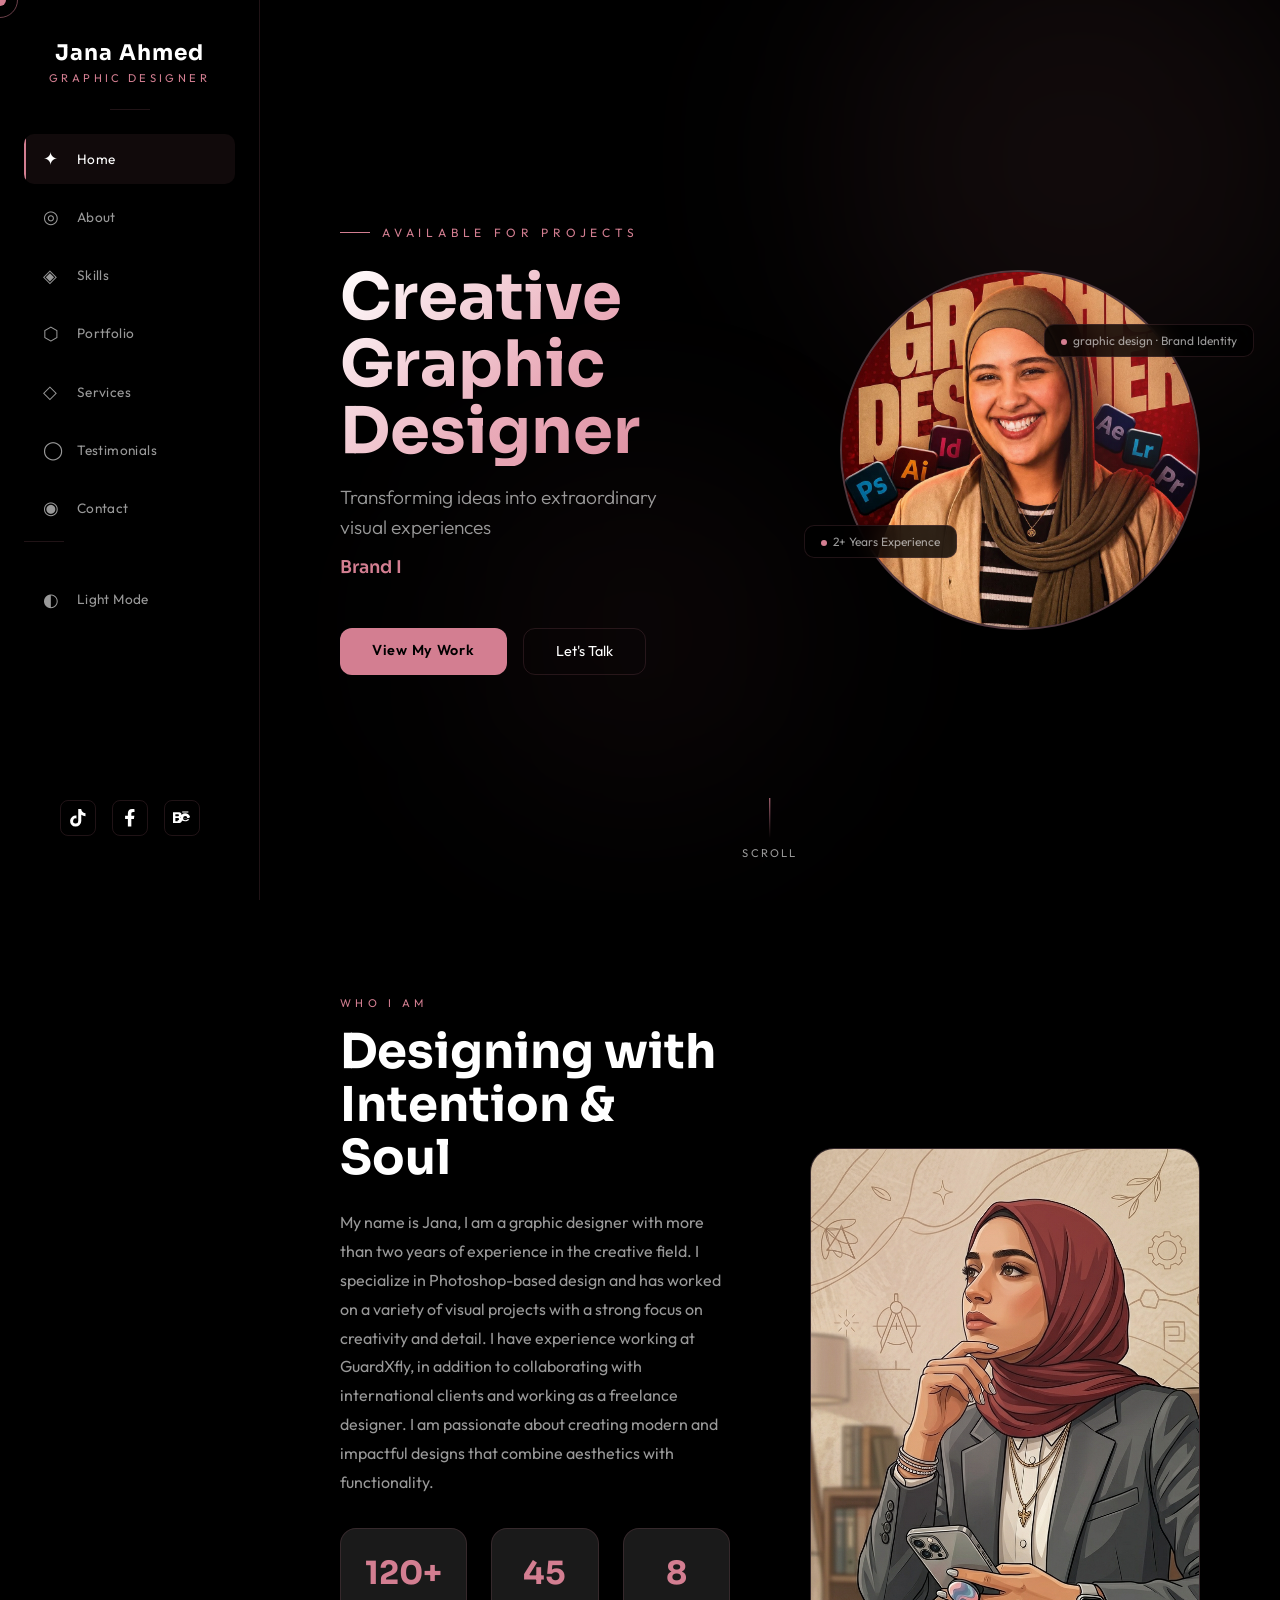
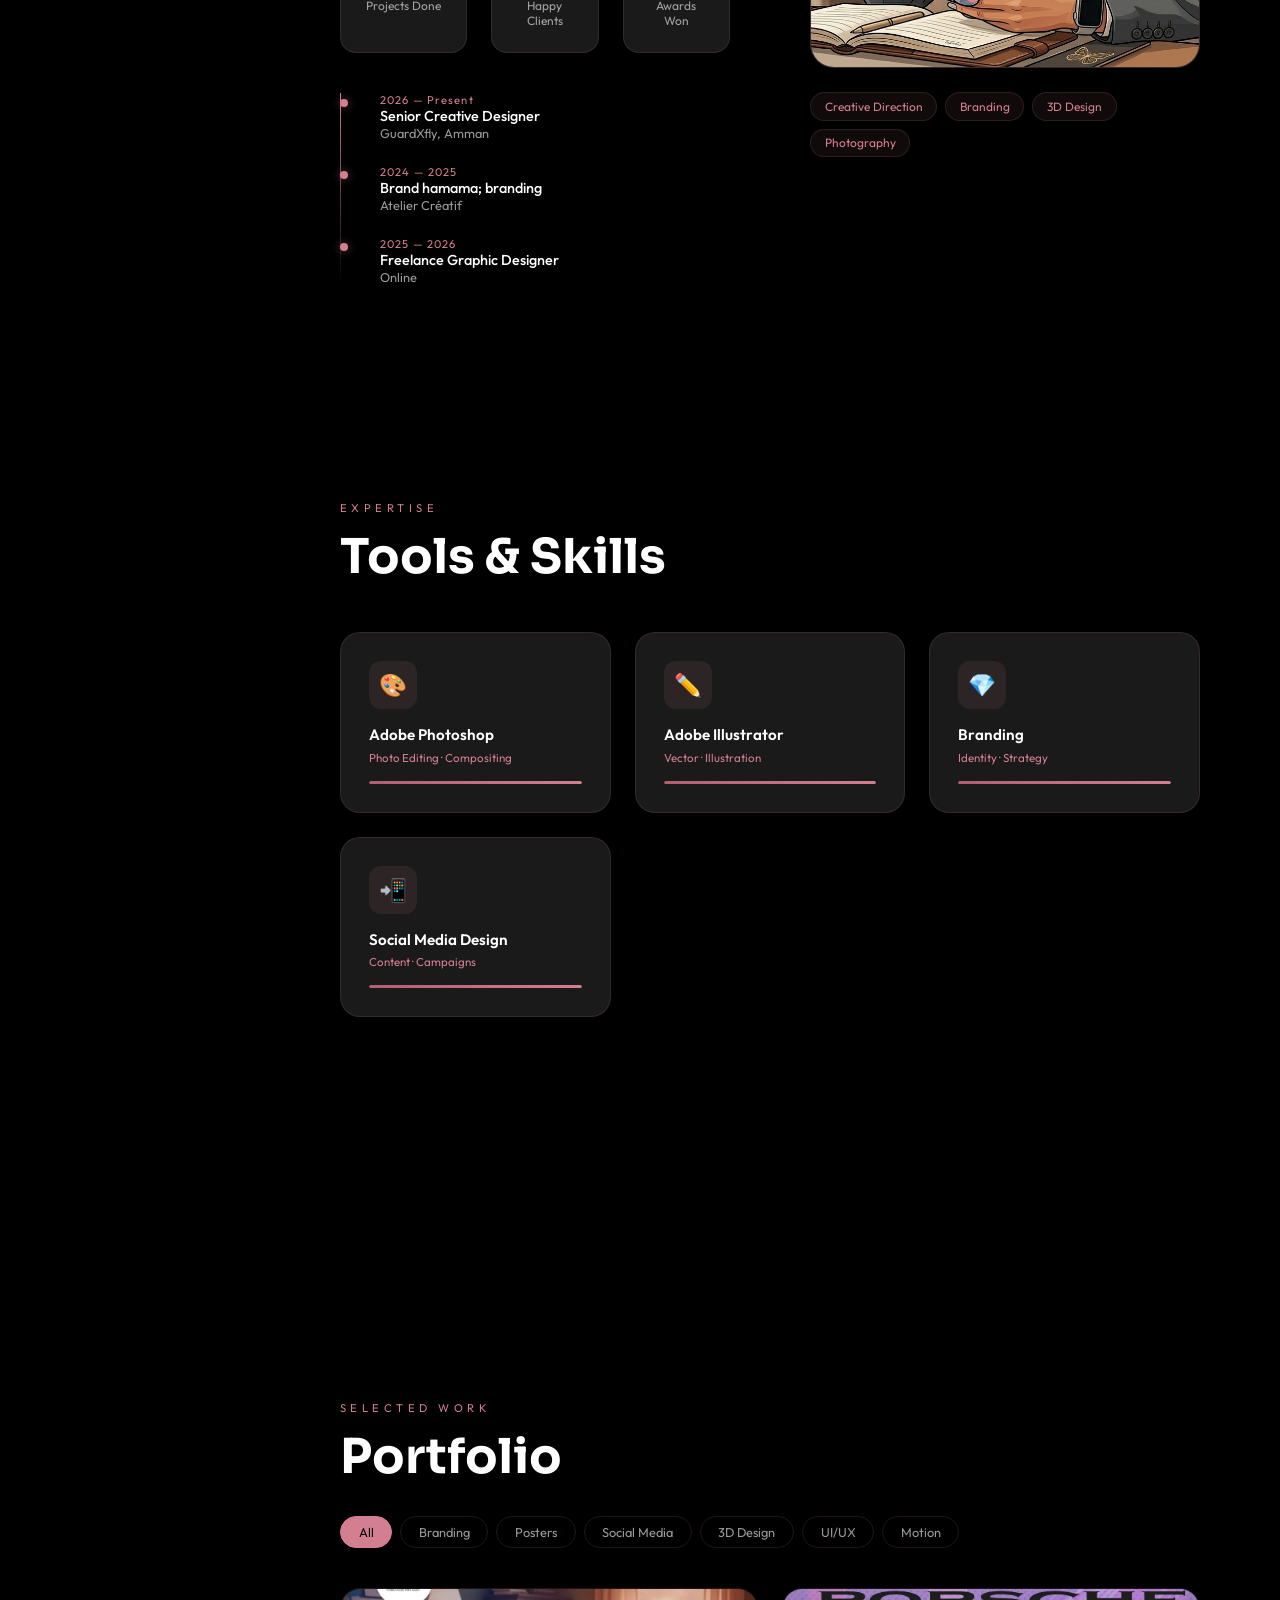
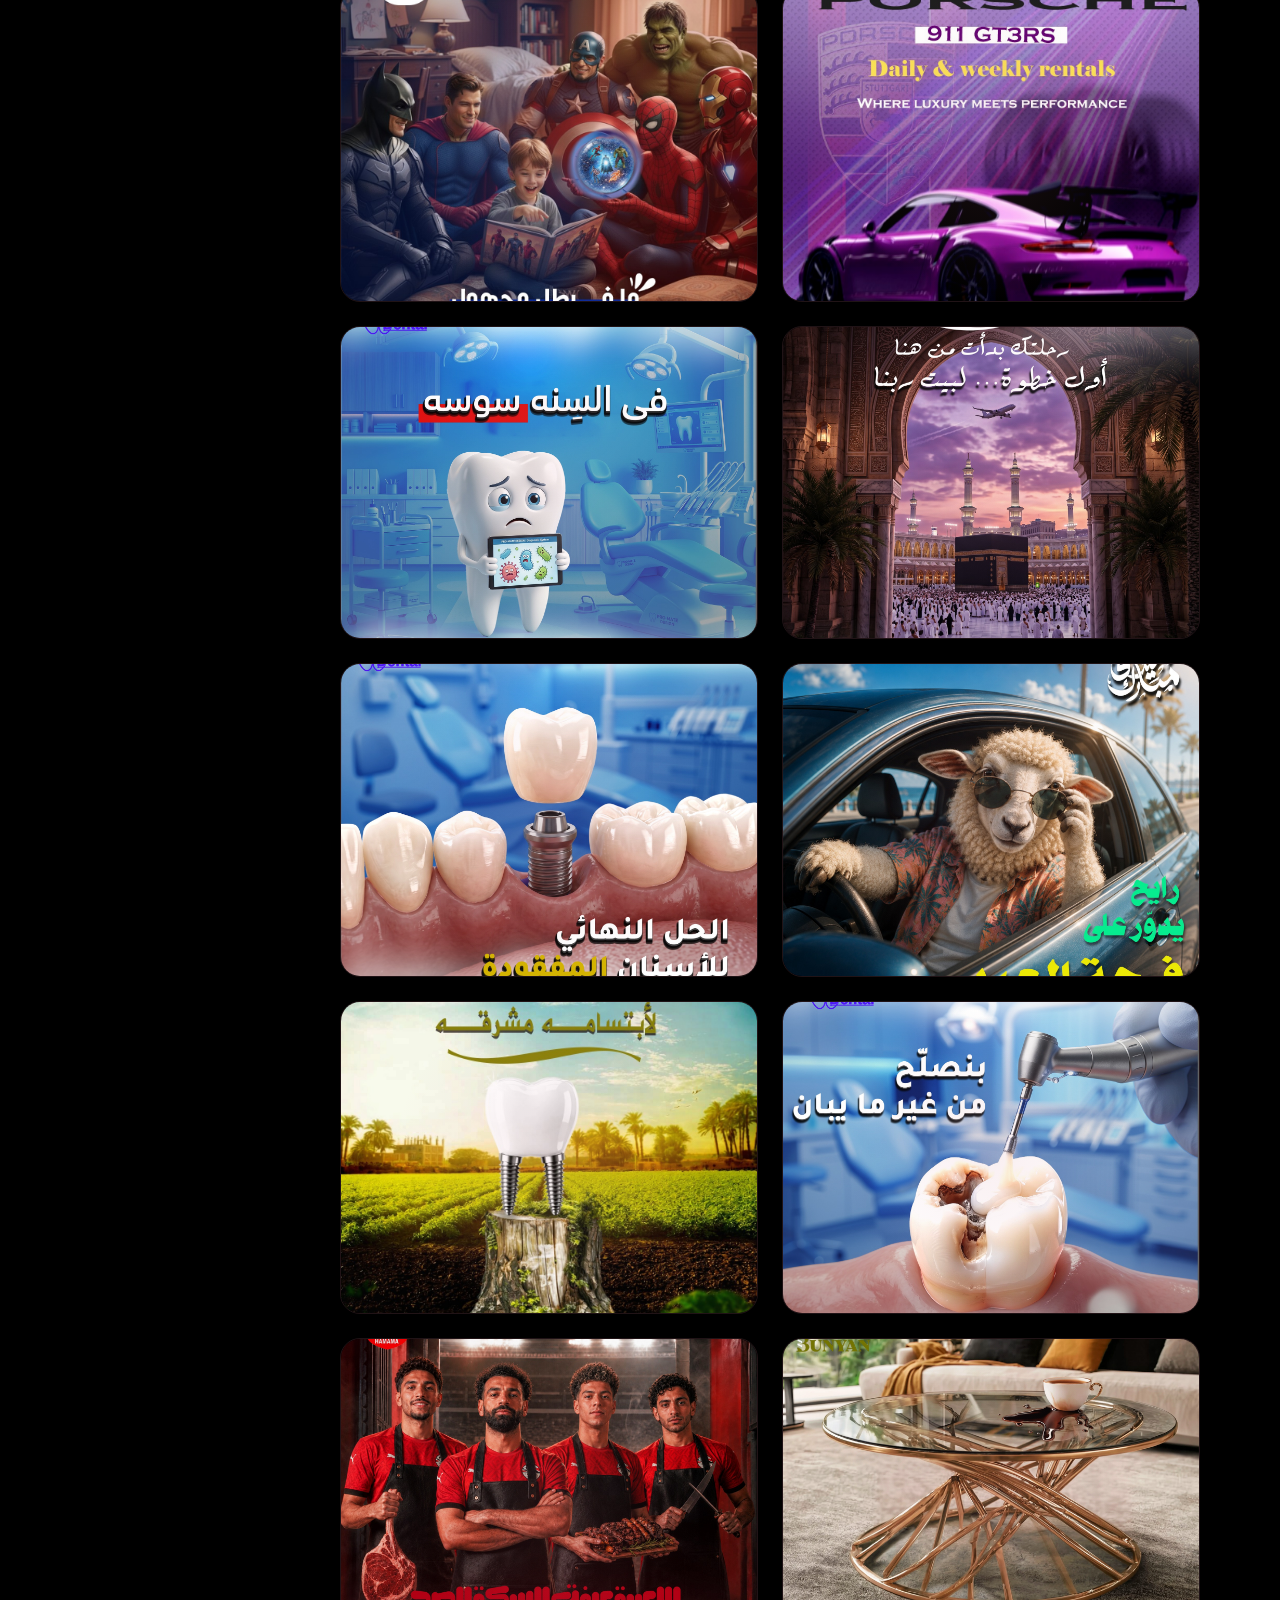
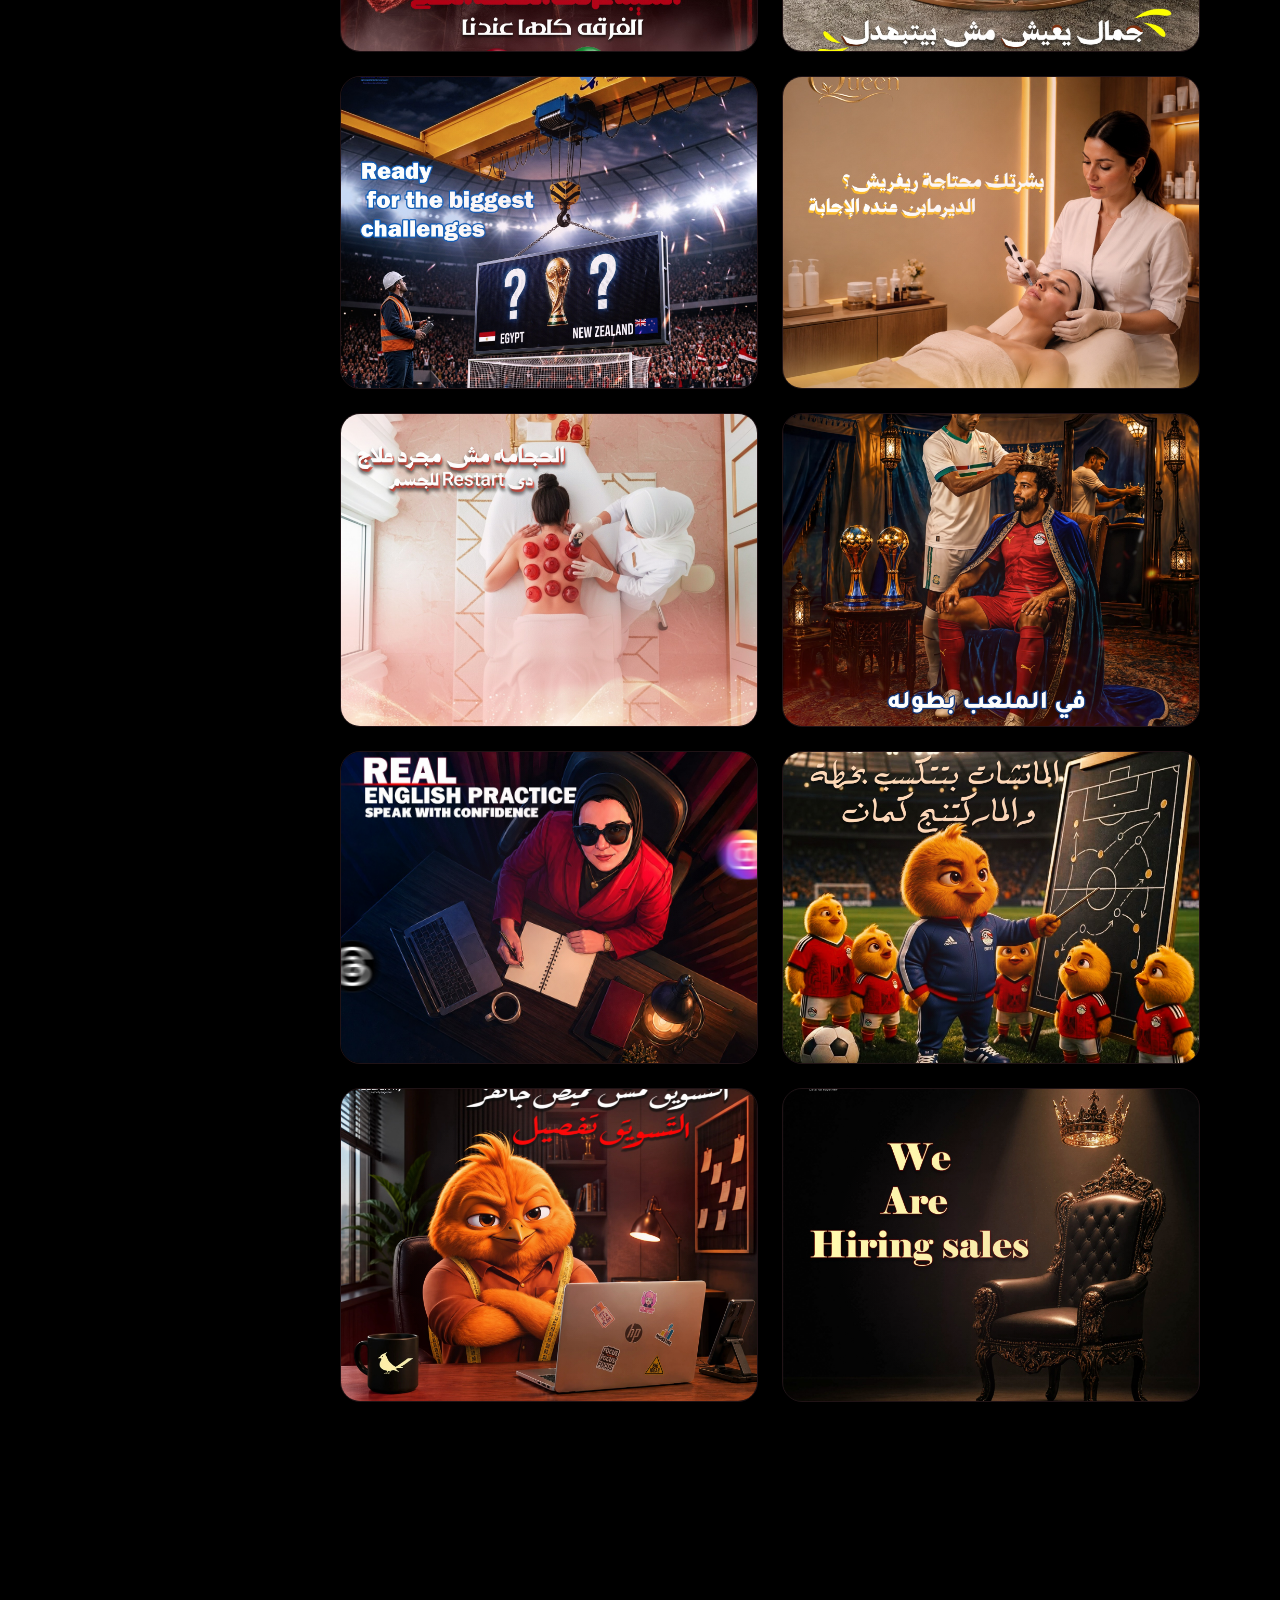
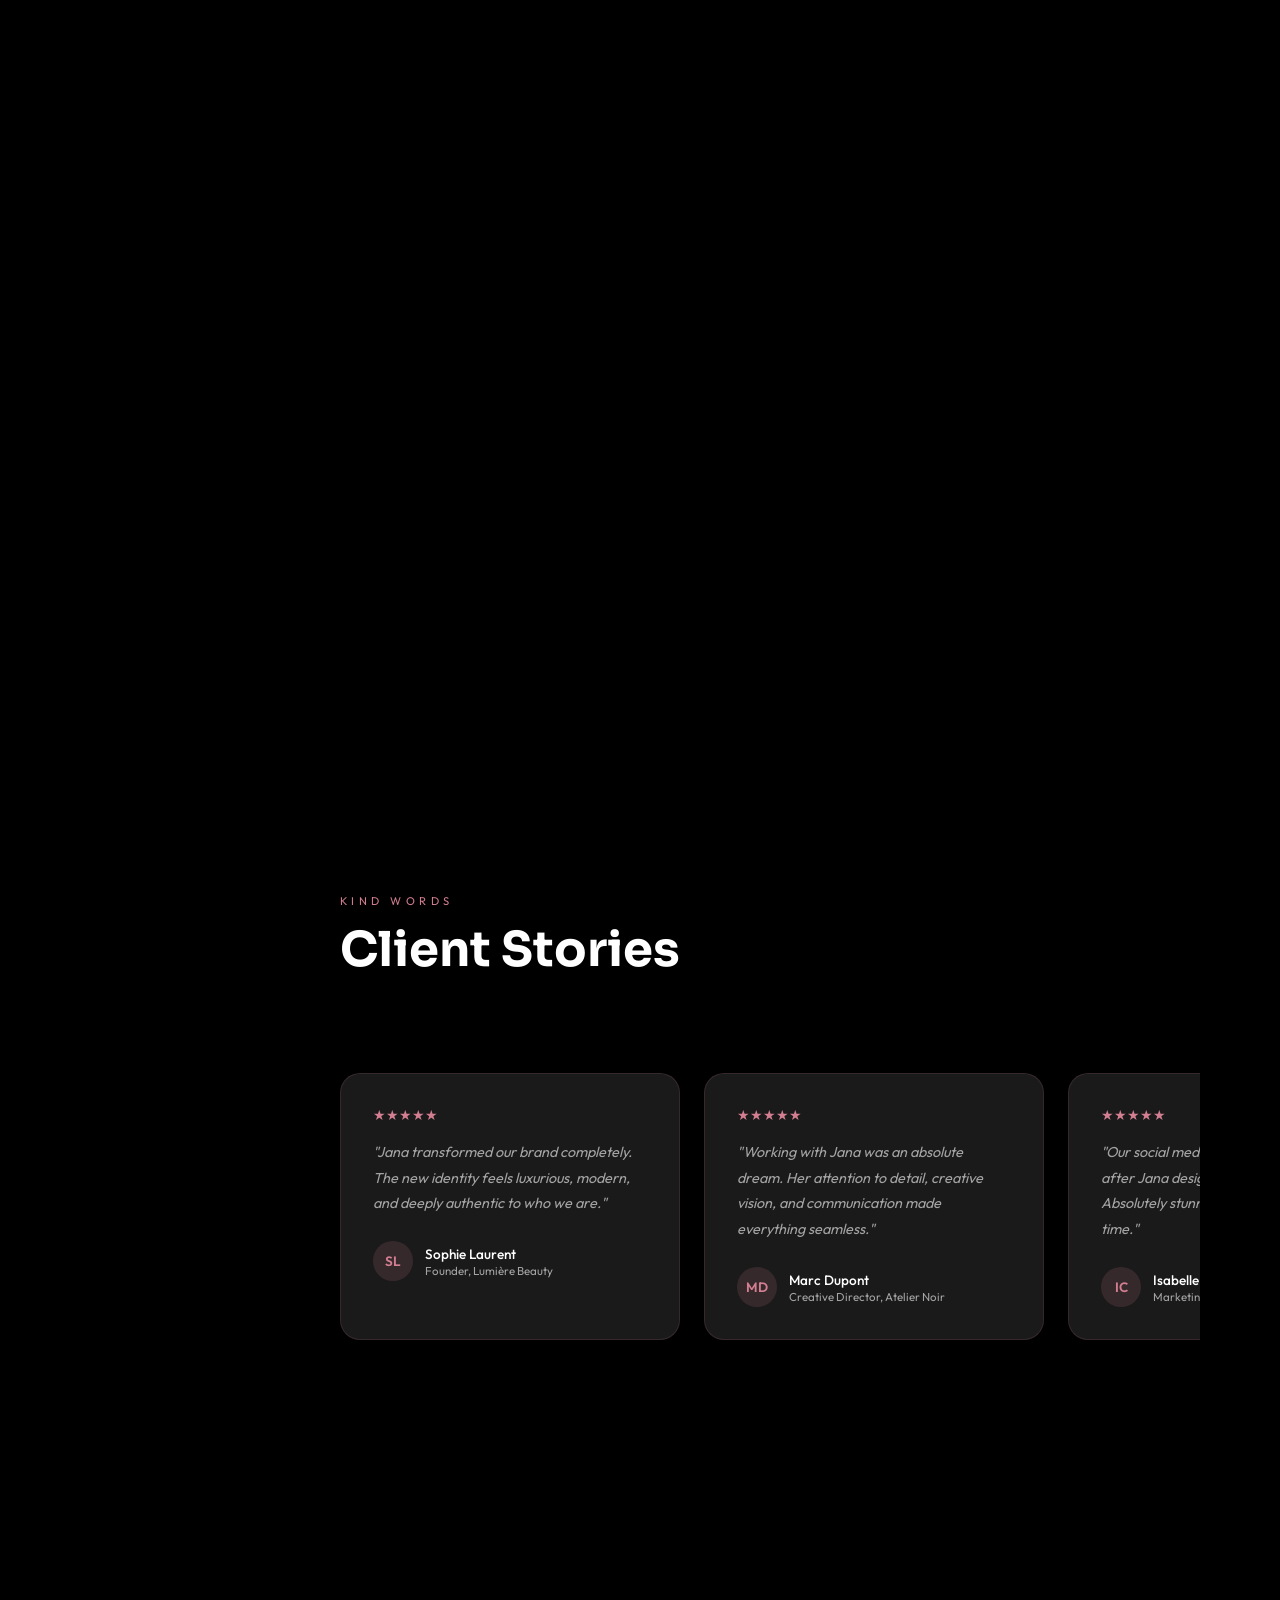
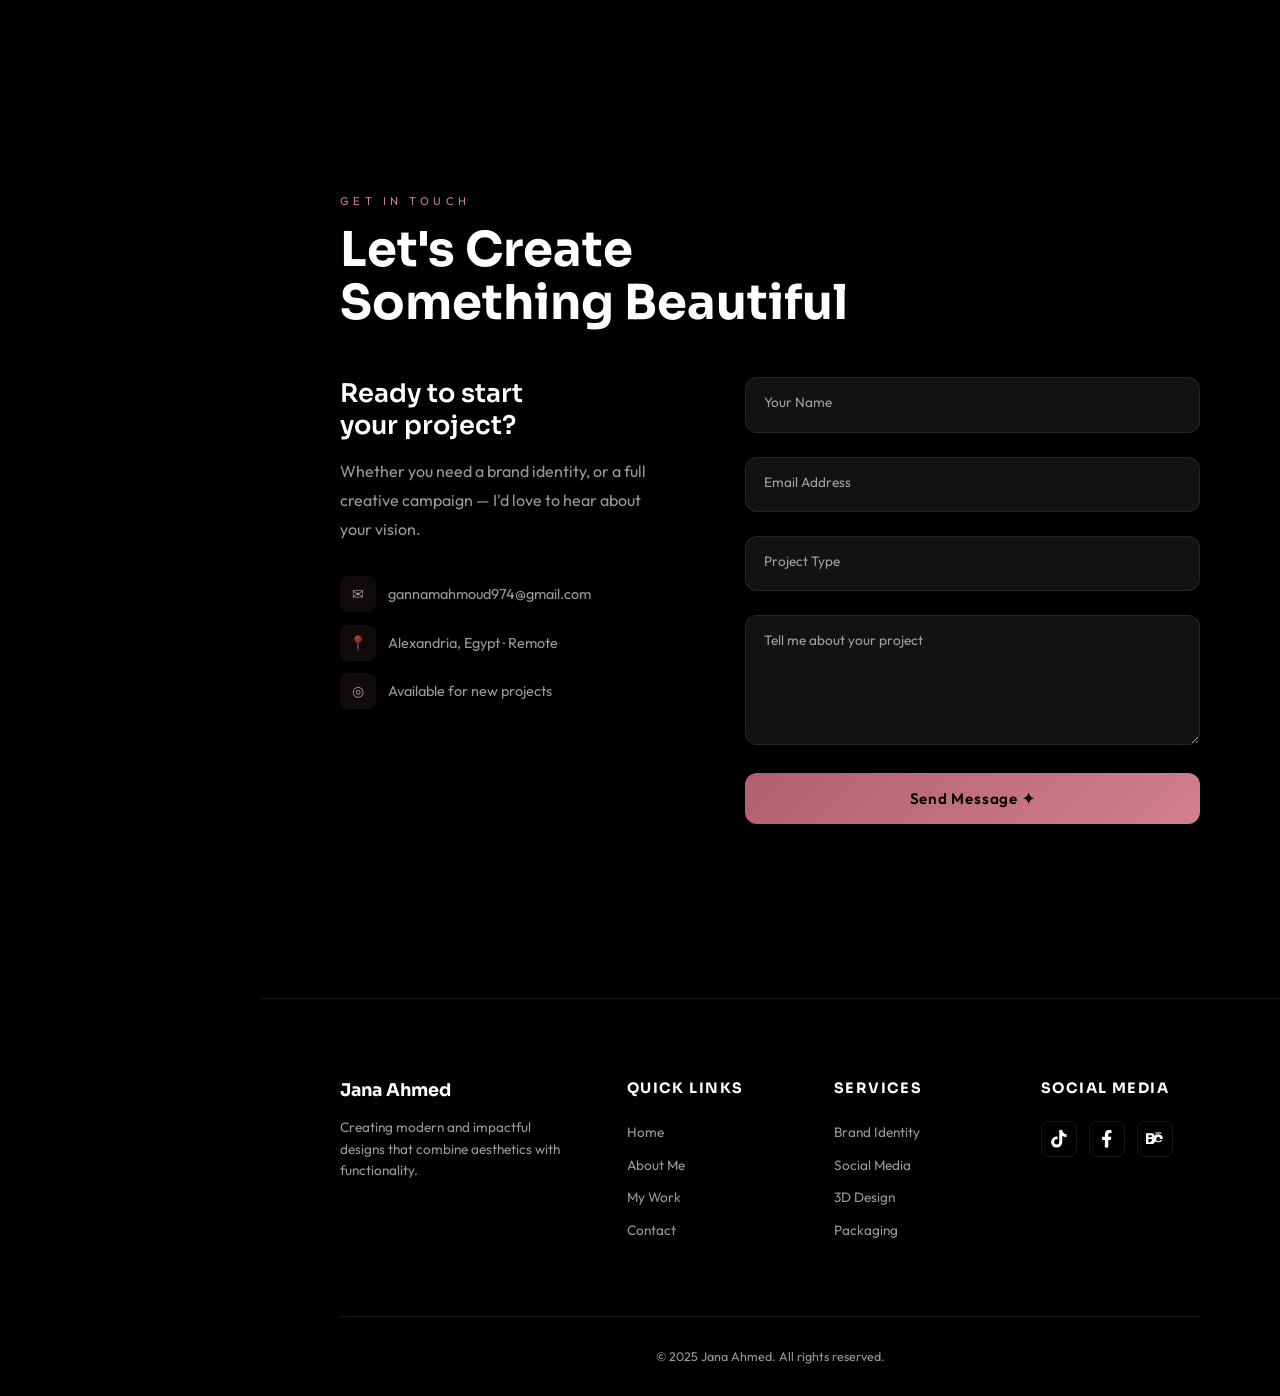
<file: index.html>
<!doctype html>
<html lang="en">
  <head>
    <meta charset="UTF-8" />
    <meta name="viewport" content="width=device-width, initial-scale=1.0" />
    <title>Jana Ahmed — Creative Designer</title>
    <link
      href="https://fonts.googleapis.com/css2?family=Sora:wght@300;400;600;700&family=Outfit:wght@300;400;500;600&family=Poppins:wght@300;400;500;600;700&display=swap"
      rel="stylesheet"
    />
    <link rel="stylesheet" href="style.css?v=2" />
  </head>
  <body>
    <!-- CURSOR -->
    <div id="cursor"></div>
    <div id="cursor-follower"></div>

    <!-- LOADER -->
    <div id="loader">
      <div class="loader-logo">JA</div>
      <div
        style="
          font-size: 0.7rem;
          letter-spacing: 0.4em;
          color: var(--rose);
          margin-top: 0.5rem;
          text-transform: uppercase;
        "
      >
        Creative Portfolio
      </div>
      <div class="loader-bar"><div class="loader-fill"></div></div>
      <div class="loader-text">Crafting your experience...</div>
    </div>

    <!-- SCROLL PROGRESS -->
    <div id="progress-bar" style="width: 0%"></div>

    <!-- SIDEBAR -->
    <aside id="sidebar">
      <div class="sidebar-logo">Jana Ahmed</div>
      <div class="sidebar-title">Graphic Designer</div>
      <div class="sidebar-divider"></div>
      <nav class="sidebar-nav">
        <a href="#hero" class="nav-link active" data-section="hero">
          <span class="nav-icon">✦</span> Home
        </a>
        <a href="#about" class="nav-link" data-section="about">
          <span class="nav-icon">◎</span> About
        </a>
        <a href="#skills" class="nav-link" data-section="skills">
          <span class="nav-icon">◈</span> Skills
        </a>
        <a href="#portfolio" class="nav-link" data-section="portfolio">
          <span class="nav-icon">⬡</span> Portfolio
        </a>
        <a href="#services" class="nav-link" data-section="services">
          <span class="nav-icon">◇</span> Services
        </a>
        <a href="#testimonials" class="nav-link" data-section="testimonials">
          <span class="nav-icon">◯</span> Testimonials
        </a>
        <a href="#contact" class="nav-link" data-section="contact">
          <span class="nav-icon">◉</span> Contact
        </a>
        <div class="sidebar-divider"></div>
        <a href="javascript:void(0)" class="nav-link theme-toggle-btn">
          <span class="nav-icon">◐</span>
          <span class="theme-text">Light Mode</span>
        </a>
      </nav>
      <div class="sidebar-socials">
        <a href="https://www.tiktok.com/@jana.ahmed5745?_r=1&_t=ZS-96KXokN" class="social-icon" title="TikTok"
          ><svg xmlns="http://www.w3.org/2000/svg" viewBox="0 0 448 512">
            <path
              d="M448 209.91a210.06 210.06 0 0 1-122.77-39.25v178.72A162.55 162.55 0 1 1 185 188.31v89.89a74.62 74.62 0 1 0 52.23 71.18V0h88a121.18 121.18 0 0 0 1.86 22.17A122.18 122.18 0 0 0 381 102.39a121.43 121.43 0 0 0 67 20.14z"
            /></svg
        ></a>
        <a href="https://www.facebook.com/share/1MRzcaGBau/" class="social-icon" title="Facebook"
          ><svg xmlns="http://www.w3.org/2000/svg" viewBox="0 0 320 512">
            <path
              d="M279.14 288l14.22-92.66h-88.91v-60.13c0-25.35 12.42-50.06 52.24-50.06h40.42V6.26S260.43 0 225.36 0c-73.22 0-121.08 44.38-121.08 124.72v70.62H22.89V288h81.39v224h100.17V288z"
            /></svg
        ></a>
        <a href="https://www.behance.net/ganaahmed26" class="social-icon" title="Behance">
          <svg xmlns="http://www.w3.org/2000/svg" viewBox="0 0 576 512">
            <path d="M232 237.2c31.8-15.2 48.4-38.2 48.4-74 0-70.6-52.6-87.8-113.3-87.8H0v354.4h171.8c64.4 0 124.9-30.9 124.9-102.9 0-44.5-21.1-77.4-64.7-89.7zM77.9 135.9H151c28.1 0 43.4 10.8 43.4 34.7 0 23.5-15.3 35.7-43.4 35.7H77.9v-70.4zm73.9 231.3H77.9V265h73.9c29.4 0 47.4 13.5 47.4 37.7 0 23.5-18 34.5-47.4 34.5zM562.4 238.8c-21.4-74.7-81.5-131.2-163.7-131.2-84 0-145.5 54.5-145.5 132.3 0 80.7 63 130.8 145.5 130.8 52.3 0 108.5-27.3 136.5-70.8h-63.5c-15.1 21.2-40 35-73 35-47.1 0-73-28.5-73-72.7h210.4c1.2-8.1 1.2-18.4 1.2-23.4zm-161.4-38.9c44.1 0 63.9 28.5 63.9 72.7h-129.2c0-44.2 22.5-72.7 65.3-72.7zM301.6 48h201.6v33.8H301.6V48z" />
          </svg>
        </a>
      </div>
    </aside>

    <!-- MOBILE NAV -->
    <nav id="mobile-nav">
      <a href="#hero" class="mobile-nav-item active"
        ><span class="mn-icon">✦</span><span>Home</span></a
      >
      <a href="#about" class="mobile-nav-item"
        ><span class="mn-icon">◎</span><span>About</span></a
      >
      <a href="#skills" class="mobile-nav-item"
        ><span class="mn-icon">◈</span><span>Skills</span></a
      >
      <a href="#portfolio" class="mobile-nav-item"
        ><span class="mn-icon">⬡</span><span>Work</span></a
      >
      <a href="#contact" class="mobile-nav-item"
        ><span class="mn-icon">◉</span><span>Contact</span></a
      >
      <a href="javascript:void(0)" class="mobile-nav-item theme-toggle-btn">
        <span class="mn-icon">◐</span>
        <span class="theme-text">Mode</span>
      </a>
    </nav>

    <!-- MAIN -->
    <main>
      <!-- HERO -->
      <section id="hero">
        <div class="hero-bg">
          <div class="blob blob-1"></div>
          <div class="blob blob-2"></div>
          <div class="particles" id="particles"></div>
        </div>
        <div class="hero-content">
          <div class="hero-eyebrow">Available for Projects</div>
          <h1 class="hero-name">Creative<br />Graphic<br />Designer</h1>
          <p class="hero-tagline">
            Transforming ideas into extraordinary<br />visual experiences
          </p>
          <div class="typing-wrap">
            <span class="typing-text" id="typing"></span>
          </div>
          <div class="hero-ctas">
            <a href="#portfolio" class="btn-primary">View My Work</a>
            <a href="#contact" class="btn-outline">Let's Talk</a>
          </div>
        </div>
        <div class="hero-image-wrap">
          <div class="hero-img-ring">
            <div class="hero-avatar">
              <img
                src="photo/jana.png"
                alt="Jana Ahmed"
                class="avatar-img"
              />
            </div>
          </div>
          <div class="hero-badge b1">
            <span class="badge-dot"></span>graphic design · Brand Identity
          </div>
          <div class="hero-badge b2">
            <span class="badge-dot"></span>2+ Years Experience
          </div>
        </div>
        <div class="scroll-indicator">
          <div class="scroll-line"></div>
          <span>Scroll</span>
        </div>
      </section>

      <!-- ABOUT -->
      <section id="about">
        <div class="about-grid">
          <div>
            <div class="section-label reveal">Who I Am</div>
            <h2 class="section-title reveal reveal-delay-1">
              Designing with<br />Intention &amp; Soul
            </h2>
            <p class="about-bio reveal reveal-delay-2">
              My name is Jana, I am a graphic designer with more than two years
              of experience in the creative field. I specialize in
              Photoshop-based design and has worked on a variety of visual
              projects with a strong focus on creativity and detail. I have
              experience working at GuardXfly, in addition to collaborating with
              international clients and working as a freelance designer. I am
              passionate about creating modern and impactful designs that
              combine aesthetics with functionality.
            </p>
            <div class="stats-row reveal reveal-delay-2">
              <div class="stat-card">
                <div class="stat-num" data-count="120">0</div>
                <div class="stat-label">Projects Done</div>
              </div>
              <div class="stat-card">
                <div class="stat-num" data-count="45">0</div>
                <div class="stat-label">Happy Clients</div>
              </div>
              <div class="stat-card">
                <div class="stat-num" data-count="8">0</div>
                <div class="stat-label">Awards Won</div>
              </div>
            </div>
            <div class="timeline reveal reveal-delay-3">
              <div class="timeline-item">
                <div class="timeline-year">2026 — Present</div>
                <div class="timeline-role">Senior Creative Designer</div>
                <div class="timeline-company">GuardXfly, Amman</div>
              </div>
              <div class="timeline-item">
                <div class="timeline-year">2024 — 2025</div>
                <div class="timeline-role">Brand hamama; branding</div>
                <div class="timeline-company">Atelier Créatif</div>
              </div>
              <div class="timeline-item">
                <div class="timeline-year">2025 — 2026</div>
                <div class="timeline-role">Freelance Graphic Designer</div>
                <div class="timeline-company">Online</div>
              </div>
            </div>
          </div>
          <div class="about-visual reveal">
            <div class="about-img-card">
              <img
                src="photo/janawork.png"
                alt="About Jana"
                class="about-img"
              />
            </div>
            <div class="skill-chips">
              <span class="chip">Creative Direction</span>
              <span class="chip">Branding</span>
              <span class="chip">3D Design</span>
              <span class="chip">Photography</span>
            </div>
          </div>
        </div>
      </section>

      <!-- SKILLS -->
      <section id="skills">
        <div class="section-label reveal">Expertise</div>
        <h2 class="section-title reveal reveal-delay-1">Tools &amp; Skills</h2>
        <div class="skills-grid">
          <div class="skill-card reveal" data-skill="90">
            <div class="skill-icon-wrap">🎨</div>
            <div class="skill-name">Adobe Photoshop</div>
            <div class="skill-cat">Photo Editing · Compositing</div>
            <div class="skill-bar-track">
              <div class="skill-bar-fill" style="--w: 0.9"></div>
            </div>
          </div>
          <div class="skill-card reveal reveal-delay-1" data-skill="88">
            <div class="skill-icon-wrap">✏️</div>
            <div class="skill-name">Adobe Illustrator</div>
            <div class="skill-cat">Vector · Illustration</div>
            <div class="skill-bar-track">
              <div class="skill-bar-fill" style="--w: 0.88"></div>
            </div>
          </div>
          <div class="skill-card reveal" data-skill="94">
            <div class="skill-icon-wrap">💎</div>
            <div class="skill-name">Branding</div>
            <div class="skill-cat">Identity · Strategy</div>
            <div class="skill-bar-track">
              <div class="skill-bar-fill" style="--w: 0.94"></div>
            </div>
          </div>
          <div class="skill-card reveal reveal-delay-1" data-skill="87">
            <div class="skill-icon-wrap">📲</div>
            <div class="skill-name">Social Media Design</div>
            <div class="skill-cat">Content · Campaigns</div>
            <div class="skill-bar-track">
              <div class="skill-bar-fill" style="--w: 0.87"></div>
            </div>
          </div>
        </div>
      </section>

      <!-- PORTFOLIO -->
      <section id="portfolio">
        <div class="section-label reveal">Selected Work</div>
        <h2 class="section-title reveal reveal-delay-1">Portfolio</h2>
        <div class="filter-row reveal reveal-delay-2">
          <button class="filter-btn active" data-filter="all">All</button>
          <button class="filter-btn" data-filter="branding">Branding</button>
          <button class="filter-btn" data-filter="poster">Posters</button>
          <button class="filter-btn" data-filter="social">Social Media</button>
          <button class="filter-btn" data-filter="3d">3D Design</button>
          <button class="filter-btn" data-filter="ui">UI/UX</button>
          <button class="filter-btn" data-filter="motion">Motion</button>
        </div>
        <div class="portfolio-grid" id="portfolio-grid">
          <!-- Cards injected by JS -->
        </div>
      </section>

      <!-- MODAL -->
      <div id="modal">
        <div class="modal-card">
          <button class="modal-close" id="modal-close">✕</button>
          <div class="modal-thumb" id="modal-thumb"></div>
          <div class="modal-cat" id="modal-cat"></div>
          <div class="modal-title" id="modal-title"></div>
          <div class="modal-desc" id="modal-desc"></div>
        </div>
      </div>

      <!-- SERVICES -->
      <section id="services">
        <div class="section-label reveal">What I Offer</div>
        <h2 class="section-title reveal reveal-delay-1">Services</h2>
        <div class="services-grid">
          <div class="service-card reveal">
            <div class="service-icon">💎</div>
            <div class="service-name">Brand Identity</div>
            <div class="service-desc">
              Complete brand systems — logos, guidelines, typography, and visual
              language that make your brand unforgettable.
            </div>
            <span class="service-tag">→ From $1,500</span>
          </div>
          <div class="service-card reveal reveal-delay-1">
            <div class="service-icon">✨</div>
            <div class="service-name">Social Media Design</div>
            <div class="service-desc">
              Scroll-stopping content, templates, and campaigns designed to
              engage your audience and grow your presence.
            </div>
            <span class="service-tag">→ From $50 / month</span>
          </div>
          <div class="service-card reveal reveal-delay-1">
            <div class="service-icon">🎯</div>
            <div class="service-name">Creative Direction</div>
            <div class="service-desc">
              Strategic creative oversight for campaigns, shoots, and brand
              launches — guiding vision from concept to execution.
            </div>
            <span class="service-tag">→ Custom pricing</span>
          </div>
          <div class="service-card reveal reveal-delay-2">
            <div class="service-icon">📦</div>
            <div class="service-name">Packaging Design</div>
            <div class="service-desc">
              Premium product packaging that stands out on shelves and
              communicates your brand's quality and personality.
            </div>
            <span class="service-tag">→ From $1,200</span>
          </div>
        </div>
      </section>

      <!-- TESTIMONIALS -->
      <section id="testimonials" style="padding-bottom: 6rem">
        <div class="section-label reveal">Kind Words</div>
        <h2 class="section-title reveal reveal-delay-1">Client Stories</h2>
        <div style="overflow: hidden; margin-top: 3rem">
          <div class="testimonials-track" id="testi-track"></div>
        </div>
      </section>

      <!-- CONTACT -->
      <section id="contact">
        <div class="section-label reveal">Get In Touch</div>
        <h2 class="section-title reveal reveal-delay-1">
          Let's Create<br />Something Beautiful
        </h2>
        <div class="contact-grid">
          <div class="reveal">
            <div class="contact-info">
              <h3>Ready to start<br />your project?</h3>
              <p>
                Whether you need a brand identity, or a full creative
                campaign — I'd love to hear about your vision.
              </p>
            </div>
            <div class="contact-links">
              <a href="mailto:gannamahmoud974@gmail.com" class="contact-link">
                <div class="contact-link-icon">✉</div>
                gannamahmoud974@gmail.com
              </a>
              <div class="contact-link">
                <div class="contact-link-icon">📍</div>
                Alexandria, Egypt · Remote
              </div>
              <div class="contact-link">
                <div class="contact-link-icon">◎</div>
                Available for new projects
              </div>
            </div>
          </div>
          <div class="reveal reveal-delay-2">
            <div class="form-group">
              <input
                type="text"
                class="form-input"
                placeholder="Name"
                id="f-name"
              />
              <label class="form-label" for="f-name">Your Name</label>
            </div>
            <div class="form-group">
              <input
                type="email"
                class="form-input"
                placeholder="Email"
                id="f-email"
              />
              <label class="form-label" for="f-email">Email Address</label>
            </div>
            <div class="form-group">
              <input
                type="text"
                class="form-input"
                placeholder="Subject"
                id="f-subject"
              />
              <label class="form-label" for="f-subject">Project Type</label>
            </div>
            <div class="form-group">
              <textarea
                class="form-textarea"
                placeholder="Message"
                id="f-message"
              ></textarea>
              <label class="form-label" for="f-message"
                >Tell me about your project</label
              >
            </div>
            <button class="submit-btn" onclick="handleSubmit()">
              Send Message ✦
            </button>
          </div>
        </div>
      </section>
    </main>

    <!-- FOOTER -->
    <footer>
      <div class="footer-grid">
        <div class="footer-col">
          <div class="footer-logo">Jana Ahmed</div>
          <p class="footer-text">
            Creating modern and impactful designs that combine aesthetics with
            functionality.
          </p>
        </div>
        <div class="footer-col">
          <h4>Quick Links</h4>
          <ul class="footer-links">
            <li><a href="#hero">Home</a></li>
            <li><a href="#about">About Me</a></li>
            <li><a href="#portfolio">My Work</a></li>
            <li><a href="#contact">Contact</a></li>
          </ul>
        </div>
        <div class="footer-col">
          <h4>Services</h4>
          <ul class="footer-links">
            <li><a href="#services">Brand Identity</a></li>
            <li><a href="#services">Social Media</a></li>
            <li><a href="#services">3D Design</a></li>
            <li><a href="#services">Packaging</a></li>
          </ul>
        </div>
        <div class="footer-col">
          <h4>Social Media</h4>
          <div class="footer-socials">
            <a href="https://www.tiktok.com/@jana.ahmed5745?_r=1&_t=ZS-96KXokNJE7G" class="social-icon" title="TikTok"
              ><svg xmlns="http://www.w3.org/2000/svg" viewBox="0 0 448 512">
                <path
                  d="M448 209.91a210.06 210.06 0 0 1-122.77-39.25v178.72A162.55 162.55 0 1 1 185 188.31v89.89a74.62 74.62 0 1 0 52.23 71.18V0h88a121.18 121.18 0 0 0 1.86 22.17A122.18 122.18 0 0 0 381 102.39a121.43 121.43 0 0 0 67 20.14z"
                /></svg
            ></a>
            <a href="https://www.facebook.com/share/1MRzcaGBau/" class="social-icon" title="Facebook"
              ><svg xmlns="http://www.w3.org/2000/svg" viewBox="0 0 320 512">
                <path
                  d="M279.14 288l14.22-92.66h-88.91v-60.13c0-25.35 12.42-50.06 52.24-50.06h40.42V6.26S260.43 0 225.36 0c-73.22 0-121.08 44.38-121.08 124.72v70.62H22.89V288h81.39v224h100.17V288z"
                /></svg
            ></a>
            <a href="https://www.behance.net/ganaahmed26" class="social-icon" title="Behance"
              ><svg xmlns="http://www.w3.org/2000/svg" viewBox="0 0 576 512">
                <path
                  d="M232 237.2c31.8-15.2 48.4-38.2 48.4-74 0-70.6-52.6-87.8-113.3-87.8H0v354.4h171.8c64.4 0 124.9-30.9 124.9-102.9 0-44.5-21.1-77.4-64.7-89.7zM77.9 135.9H151c28.1 0 43.4 10.8 43.4 34.7 0 23.5-15.3 35.7-43.4 35.7H77.9v-70.4zm73.9 231.3H77.9V265h73.9c29.4 0 47.4 13.5 47.4 37.7 0 23.5-18 34.5-47.4 34.5zM562.4 238.8c-21.4-74.7-81.5-131.2-163.7-131.2-84 0-145.5 54.5-145.5 132.3 0 80.7 63 130.8 145.5 130.8 52.3 0 108.5-27.3 136.5-70.8h-63.5c-15.1 21.2-40 35-73 35-47.1 0-73-28.5-73-72.7h210.4c1.2-8.1 1.2-18.4 1.2-23.4zm-161.4-38.9c44.1 0 63.9 28.5 63.9 72.7h-129.2c0-44.2 22.5-72.7 65.3-72.7zM301.6 48h201.6v33.8H301.6V48z"
                /></svg
            ></a>
          </div>
        </div>
      </div>
      <div class="footer-bottom">
        <div class="footer-copy">© 2025 Jana Ahmed. All rights reserved.</div>
      </div>
    </footer>

    <script src="main.js?v=2"></script>
  </body>
</html>
</file>
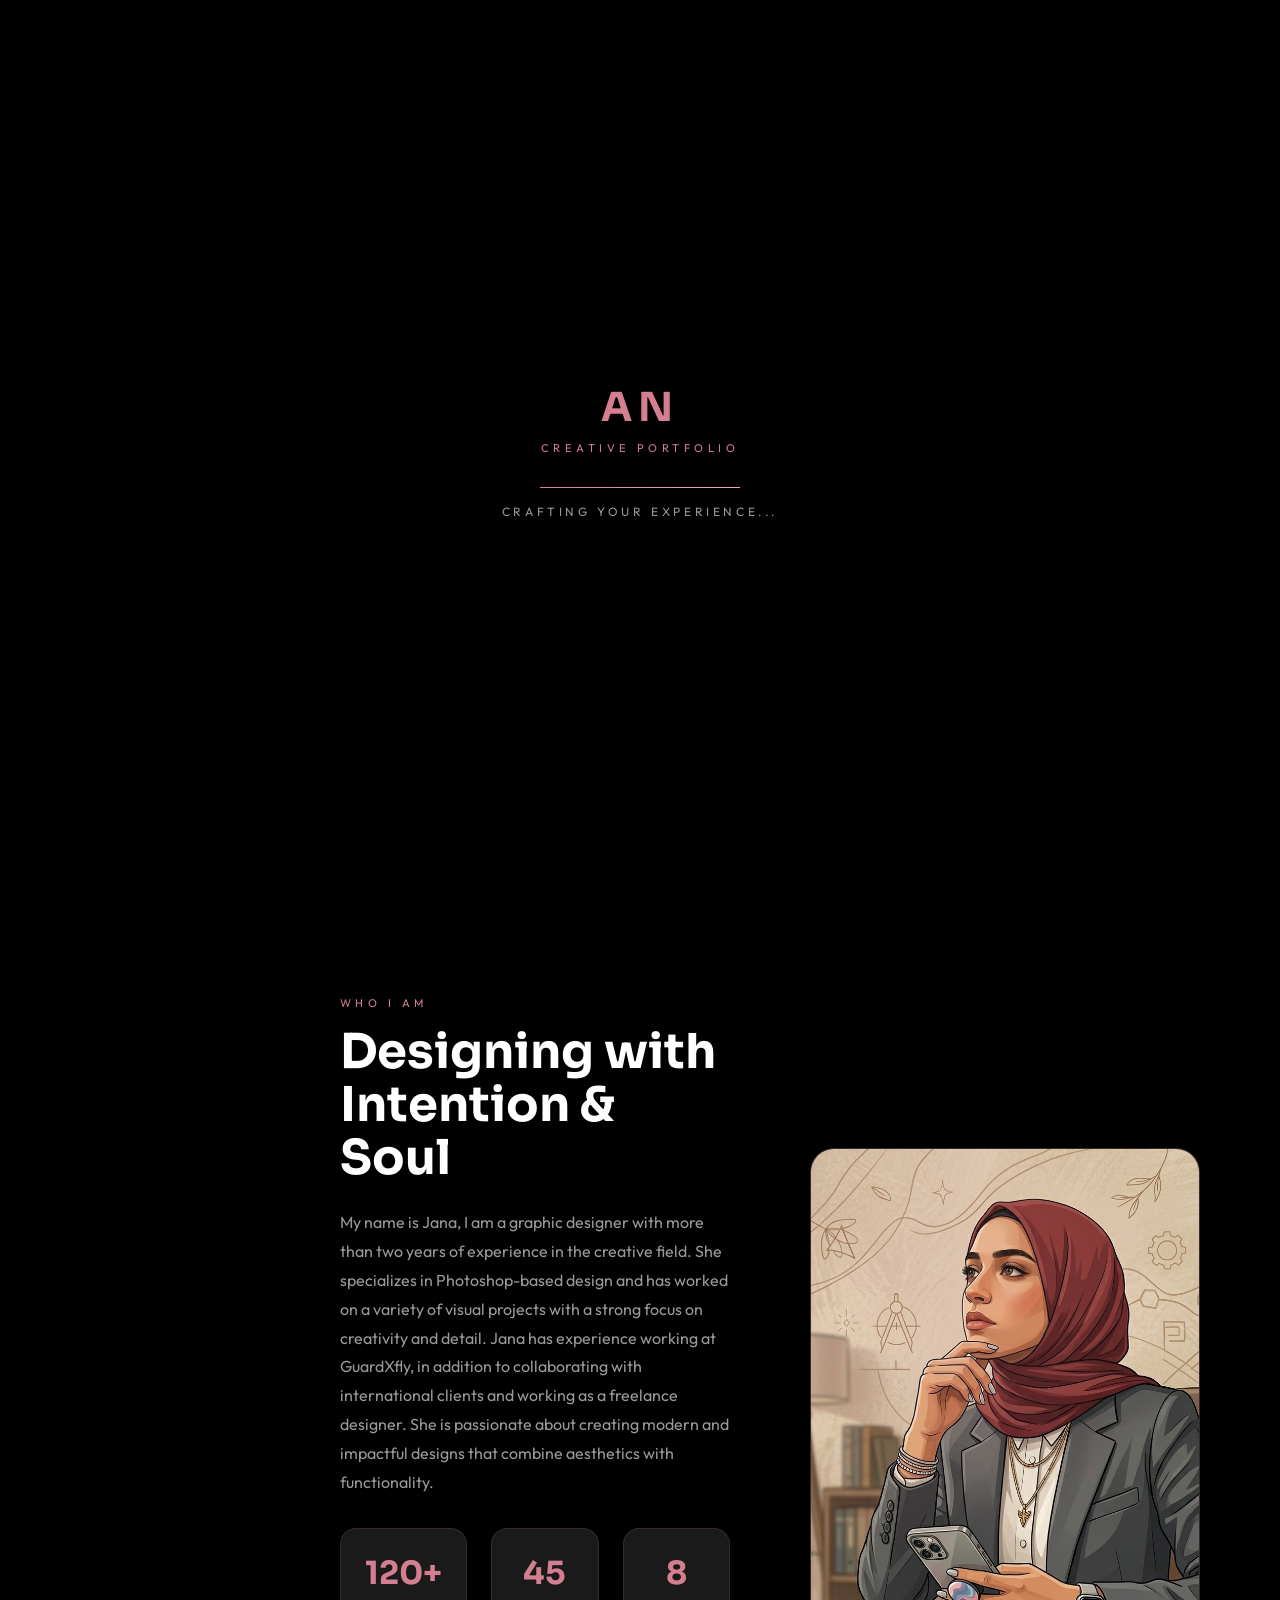
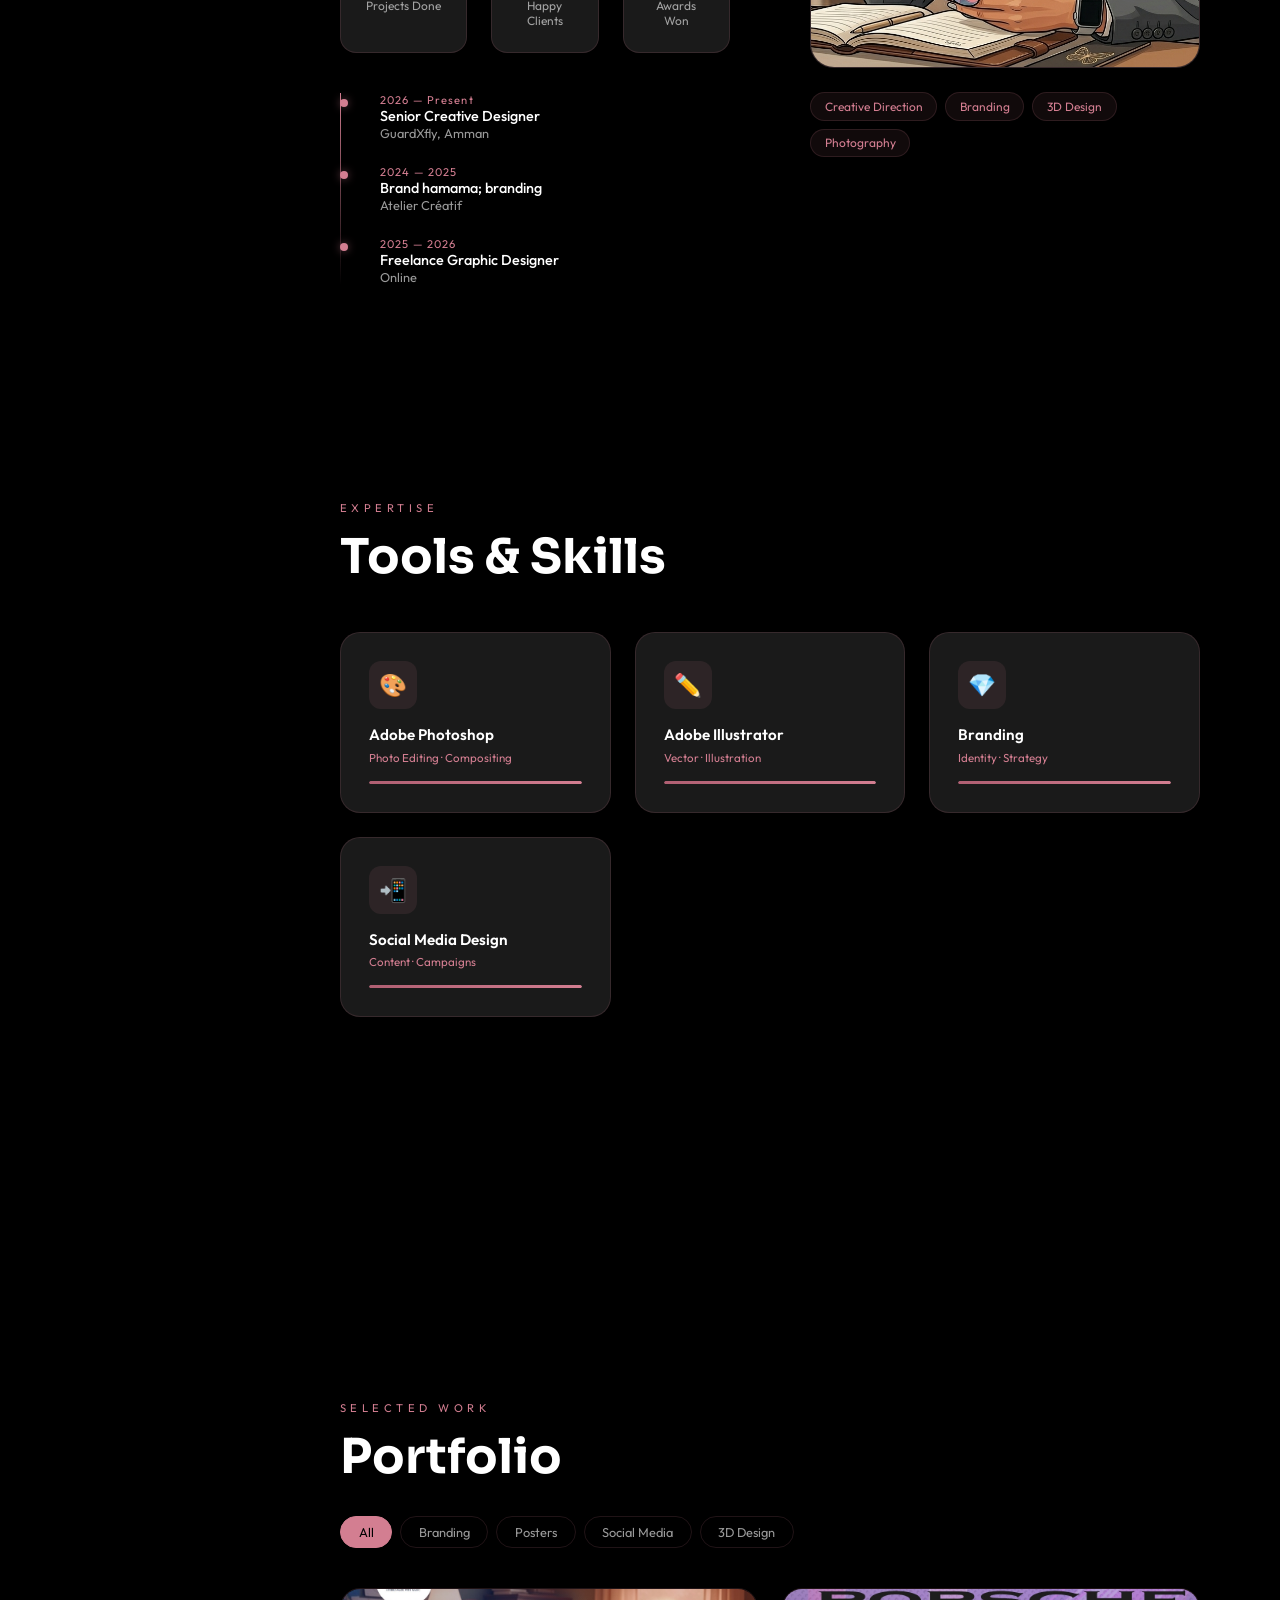
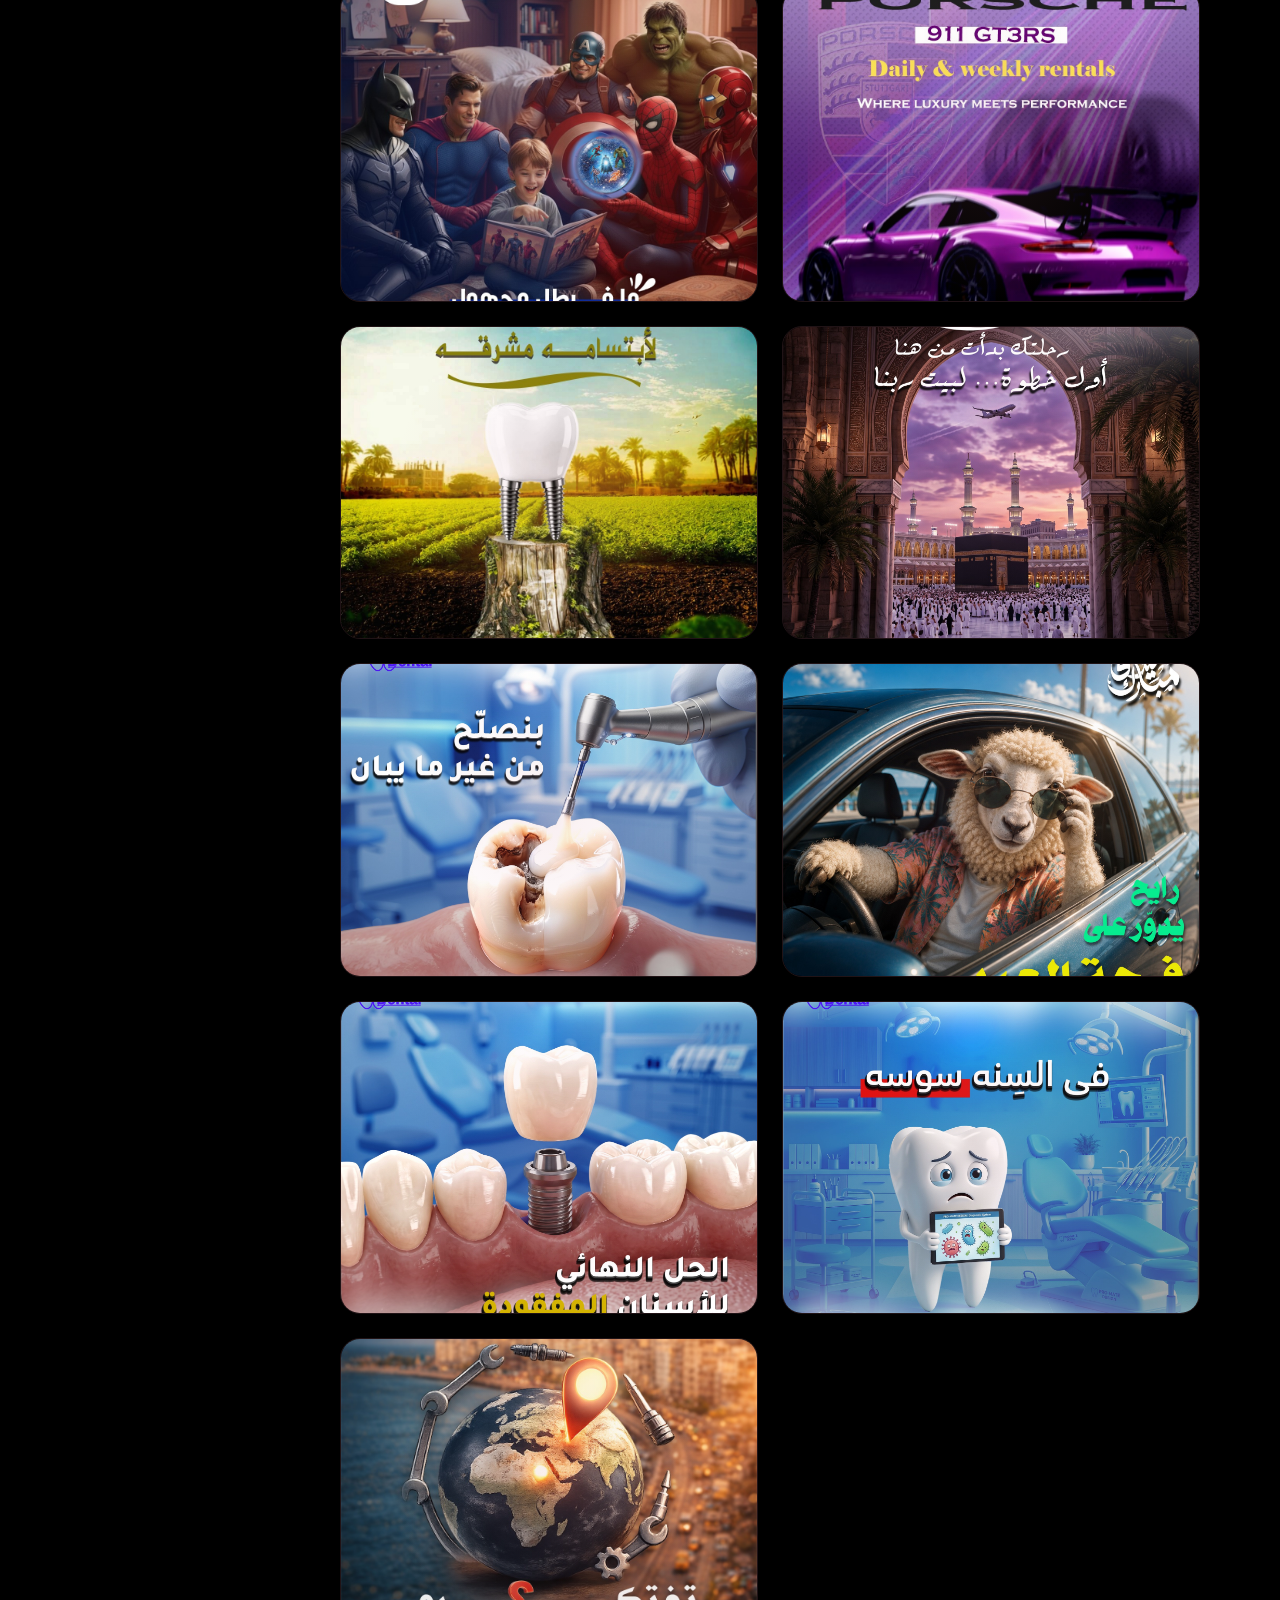
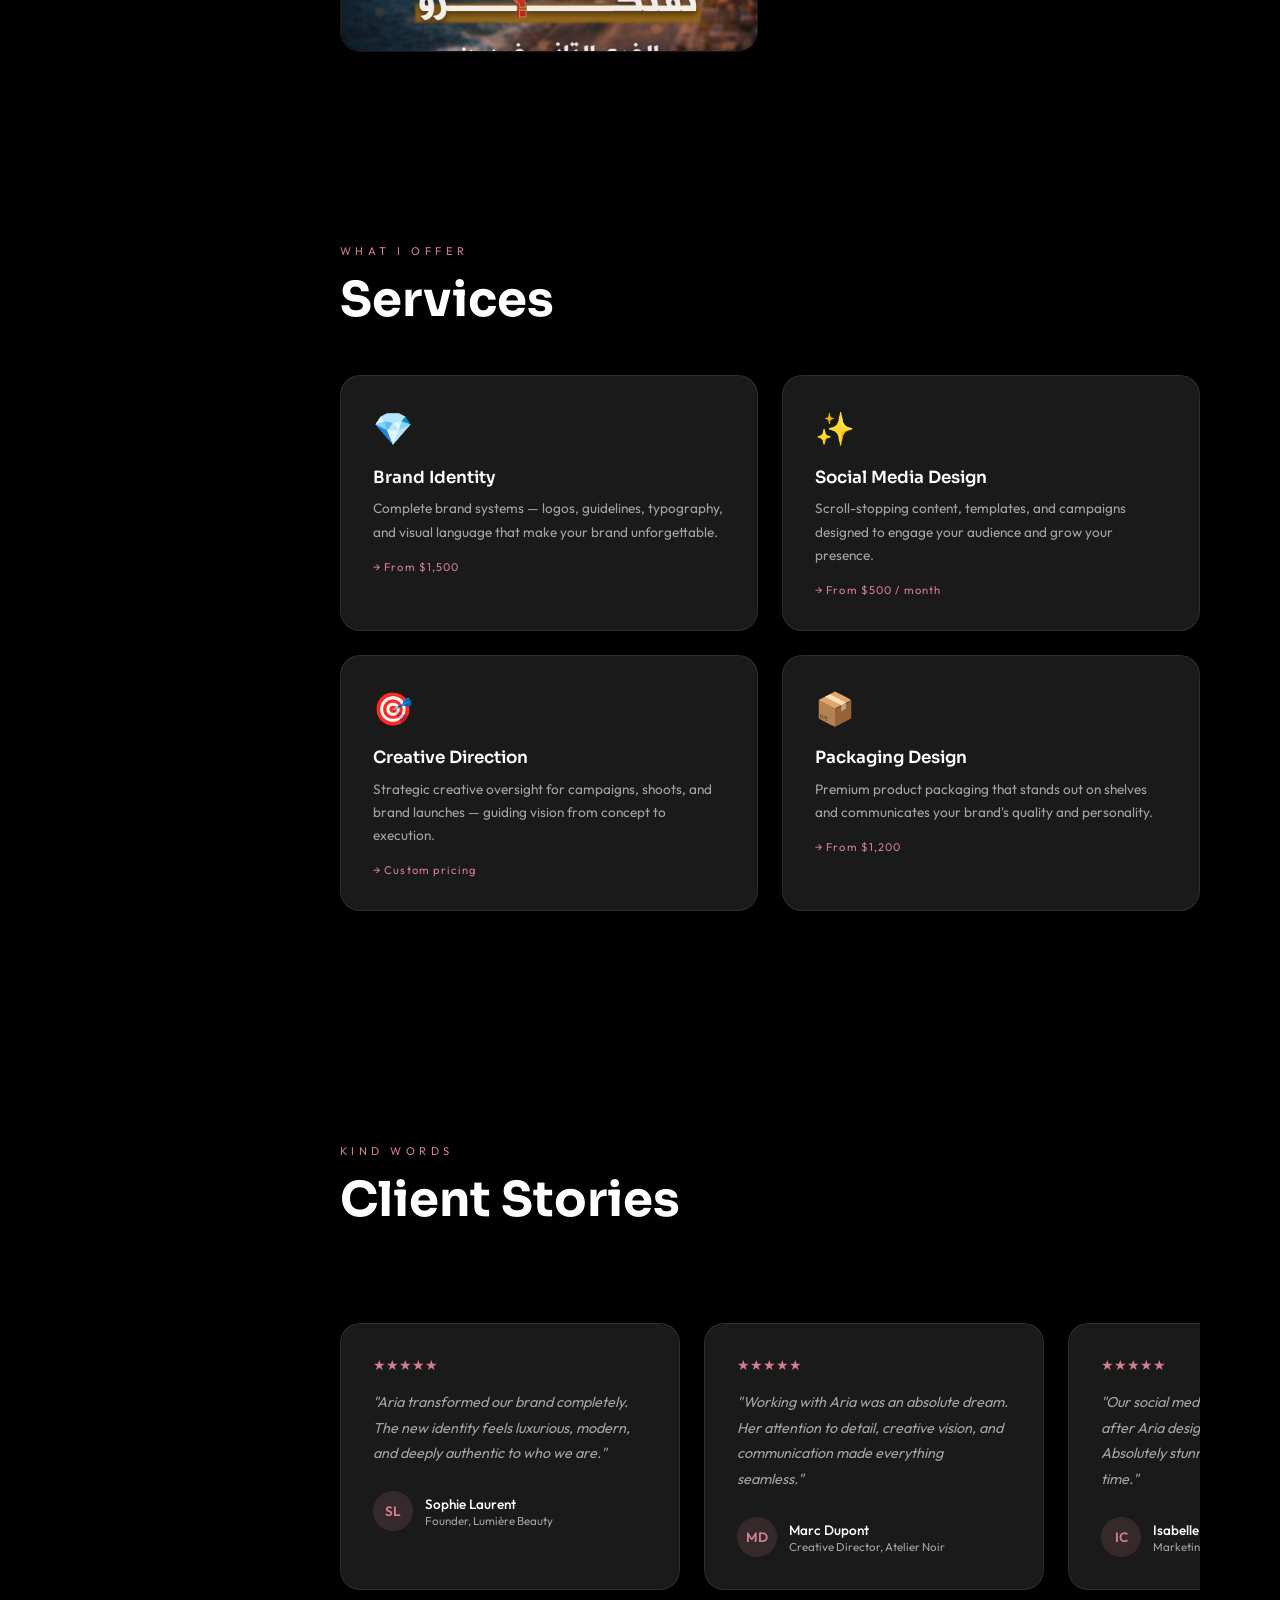
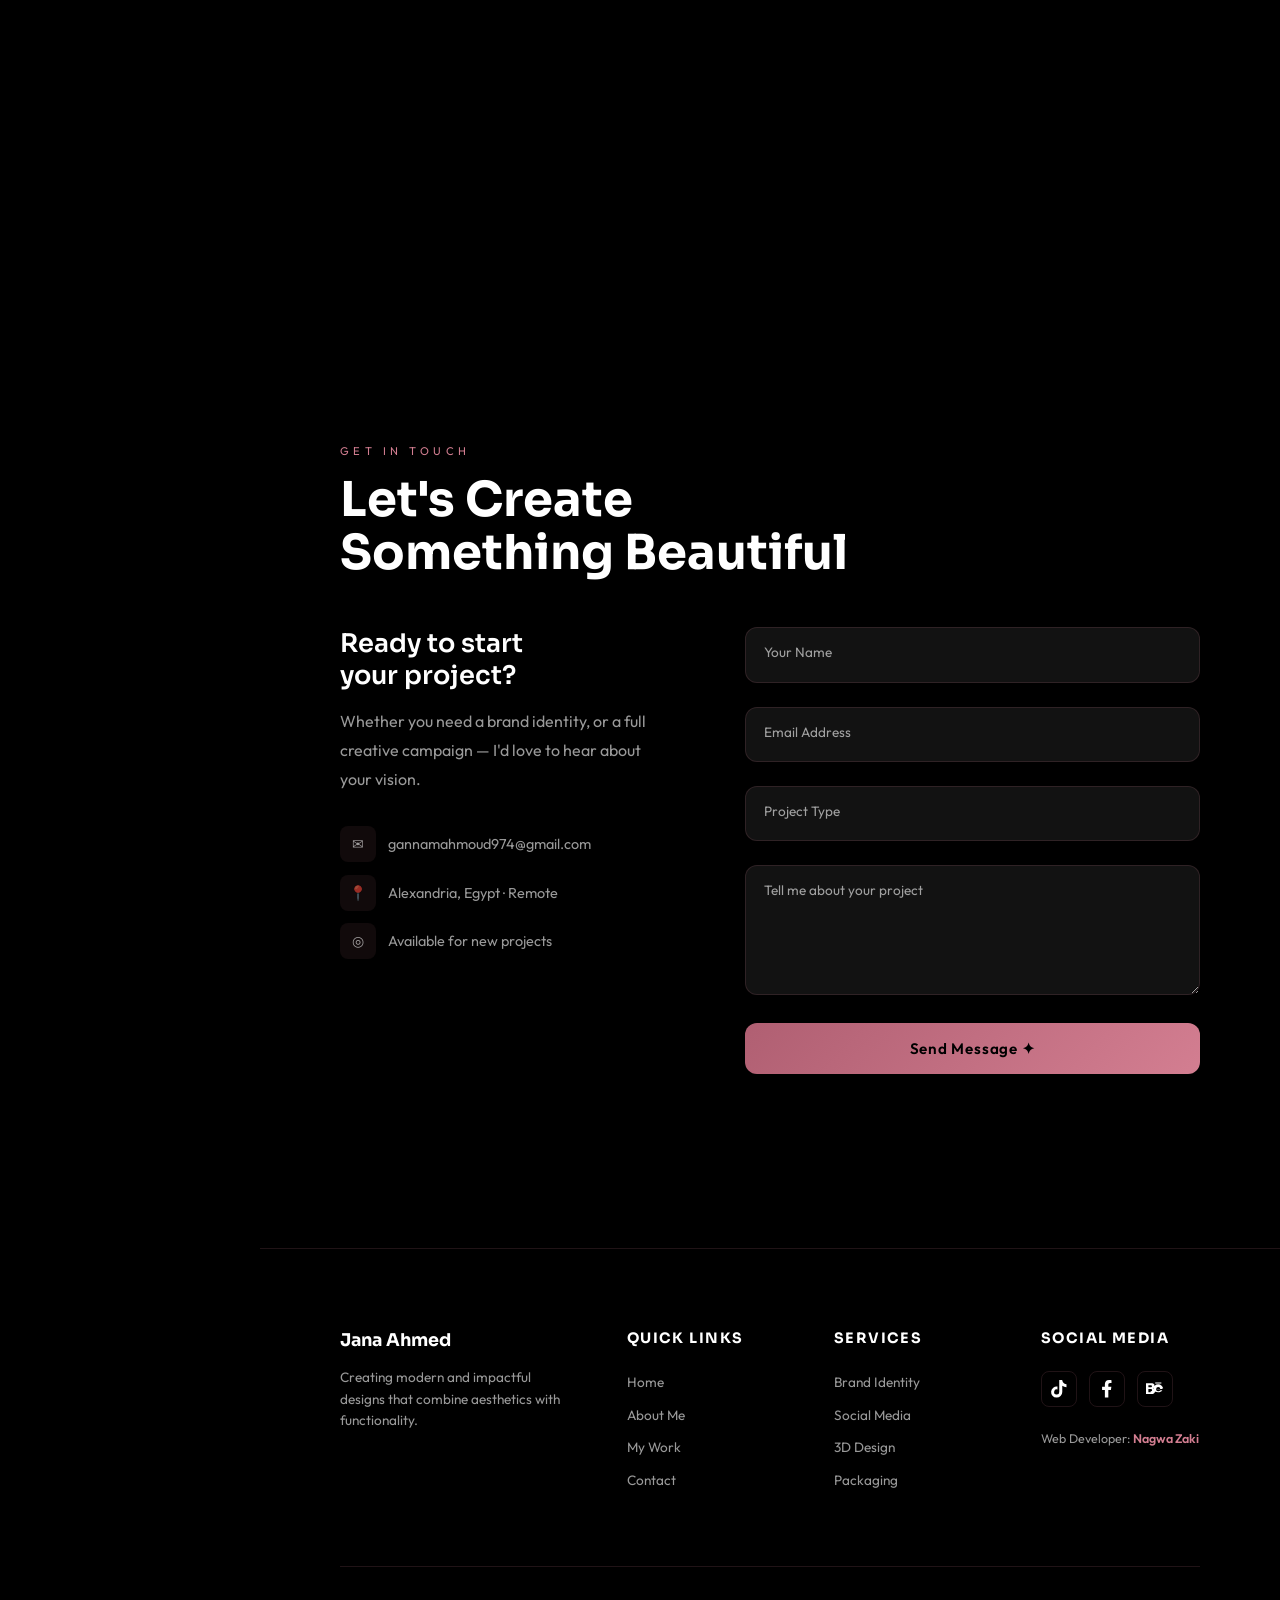
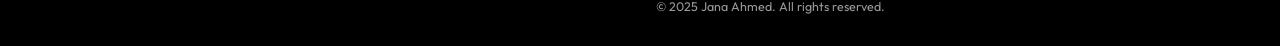
<file: janaportfolio/index.html>
<!doctype html>
<html lang="en">
  <head>
    <meta charset="UTF-8" />
    <meta name="viewport" content="width=device-width, initial-scale=1.0" />
    <title>Jana Ahmed — Creative Designer</title>
    <link
      href="https://fonts.googleapis.com/css2?family=Sora:wght@300;400;600;700&family=Outfit:wght@300;400;500;600&family=Poppins:wght@300;400;500;600;700&display=swap"
      rel="stylesheet"
    />
    <link rel="stylesheet" href="style.css" />
  </head>
  <body>
    <!-- CURSOR -->
    <div id="cursor"></div>
    <div id="cursor-follower"></div>

    <!-- LOADER -->
    <div id="loader">
      <div class="loader-logo">AN</div>
      <div
        style="
          font-size: 0.7rem;
          letter-spacing: 0.4em;
          color: var(--rose);
          margin-top: 0.5rem;
          text-transform: uppercase;
        "
      >
        Creative Portfolio
      </div>
      <div class="loader-bar"><div class="loader-fill"></div></div>
      <div class="loader-text">Crafting your experience...</div>
    </div>

    <!-- SCROLL PROGRESS -->
    <div id="progress-bar" style="width: 0%"></div>

    <!-- SIDEBAR -->
    <aside id="sidebar">
      <div class="sidebar-logo">Jana Ahmed</div>
      <div class="sidebar-title">Graphic Designer</div>
      <div class="sidebar-divider"></div>
      <nav class="sidebar-nav">
        <a href="#hero" class="nav-link active" data-section="hero">
          <span class="nav-icon">✦</span> Home
        </a>
        <a href="#about" class="nav-link" data-section="about">
          <span class="nav-icon">◎</span> About
        </a>
        <a href="#skills" class="nav-link" data-section="skills">
          <span class="nav-icon">◈</span> Skills
        </a>
        <a href="#portfolio" class="nav-link" data-section="portfolio">
          <span class="nav-icon">⬡</span> Portfolio
        </a>
        <a href="#services" class="nav-link" data-section="services">
          <span class="nav-icon">◇</span> Services
        </a>
        <a href="#testimonials" class="nav-link" data-section="testimonials">
          <span class="nav-icon">◯</span> Testimonials
        </a>
        <a href="#contact" class="nav-link" data-section="contact">
          <span class="nav-icon">◉</span> Contact
        </a>
        <div class="sidebar-divider"></div>
        <a href="javascript:void(0)" class="nav-link theme-toggle-btn">
          <span class="nav-icon">◐</span>
          <span class="theme-text">Light Mode</span>
        </a>
      </nav>
      <div class="sidebar-socials">
        <a href="https://www.tiktok.com/@jana.ahmed5745?_r=1&_t=ZS-96KXokN" class="social-icon" title="TikTok"
          ><svg xmlns="http://www.w3.org/2000/svg" viewBox="0 0 448 512">
            <path
              d="M448 209.91a210.06 210.06 0 0 1-122.77-39.25v178.72A162.55 162.55 0 1 1 185 188.31v89.89a74.62 74.62 0 1 0 52.23 71.18V0h88a121.18 121.18 0 0 0 1.86 22.17A122.18 122.18 0 0 0 381 102.39a121.43 121.43 0 0 0 67 20.14z"
            /></svg
        ></a>
        <a href="https://www.facebook.com/share/1MRzcaGBau/" class="social-icon" title="Facebook"
          ><svg xmlns="http://www.w3.org/2000/svg" viewBox="0 0 320 512">
            <path
              d="M279.14 288l14.22-92.66h-88.91v-60.13c0-25.35 12.42-50.06 52.24-50.06h40.42V6.26S260.43 0 225.36 0c-73.22 0-121.08 44.38-121.08 124.72v70.62H22.89V288h81.39v224h100.17V288z"
            /></svg
        ></a>
        <a href="https://www.behance.net/ganaahmed26" class="social-icon" title="Behance">
          <svg xmlns="http://www.w3.org/2000/svg" viewBox="0 0 576 512">
            <path d="M232 237.2c31.8-15.2 48.4-38.2 48.4-74 0-70.6-52.6-87.8-113.3-87.8H0v354.4h171.8c64.4 0 124.9-30.9 124.9-102.9 0-44.5-21.1-77.4-64.7-89.7zM77.9 135.9H151c28.1 0 43.4 10.8 43.4 34.7 0 23.5-15.3 35.7-43.4 35.7H77.9v-70.4zm73.9 231.3H77.9V265h73.9c29.4 0 47.4 13.5 47.4 37.7 0 23.5-18 34.5-47.4 34.5zM562.4 238.8c-21.4-74.7-81.5-131.2-163.7-131.2-84 0-145.5 54.5-145.5 132.3 0 80.7 63 130.8 145.5 130.8 52.3 0 108.5-27.3 136.5-70.8h-63.5c-15.1 21.2-40 35-73 35-47.1 0-73-28.5-73-72.7h210.4c1.2-8.1 1.2-18.4 1.2-23.4zm-161.4-38.9c44.1 0 63.9 28.5 63.9 72.7h-129.2c0-44.2 22.5-72.7 65.3-72.7zM301.6 48h201.6v33.8H301.6V48z" />
          </svg>
        </a>
      </div>
    </aside>

    <!-- MOBILE NAV -->
    <nav id="mobile-nav">
      <a href="#hero" class="mobile-nav-item active"
        ><span class="mn-icon">✦</span><span>Home</span></a
      >
      <a href="#about" class="mobile-nav-item"
        ><span class="mn-icon">◎</span><span>About</span></a
      >
      <a href="#skills" class="mobile-nav-item"
        ><span class="mn-icon">◈</span><span>Skills</span></a
      >
      <a href="#portfolio" class="mobile-nav-item"
        ><span class="mn-icon">⬡</span><span>Work</span></a
      >
      <a href="#contact" class="mobile-nav-item"
        ><span class="mn-icon">◉</span><span>Contact</span></a
      >
      <a href="javascript:void(0)" class="mobile-nav-item theme-toggle-btn">
        <span class="mn-icon">◐</span>
        <span class="theme-text">Mode</span>
      </a>
    </nav>

    <!-- MAIN -->
    <main>
      <!-- HERO -->
      <section id="hero">
        <div class="hero-bg">
          <div class="blob blob-1"></div>
          <div class="blob blob-2"></div>
          <div class="particles" id="particles"></div>
        </div>
        <div class="hero-content">
          <div class="hero-eyebrow">Available for Projects</div>
          <h1 class="hero-name">Creative<br />Graphic<br />Designer</h1>
          <p class="hero-tagline">
            Transforming ideas into extraordinary<br />visual experiences
          </p>
          <div class="typing-wrap">
            <span class="typing-text" id="typing"></span>
          </div>
          <div class="hero-ctas">
            <a href="#portfolio" class="btn-primary">View My Work</a>
            <a href="#contact" class="btn-outline">Let's Talk</a>
          </div>
        </div>
        <div class="hero-image-wrap">
          <div class="hero-img-ring">
            <div class="hero-avatar">
              <img
                src="photo/Gemini_Generated_Image_z7b6twz7b6twz7b6.png"
                alt="Profile Image"
                class="avatar-img"
              />
            </div>
          </div>
          <div class="hero-badge b1">
            <span class="badge-dot"></span>graphic design · Brand Identity
          </div>
          <div class="hero-badge b2">
            <span class="badge-dot"></span>2+ Years Experience
          </div>
        </div>
        <div class="scroll-indicator">
          <div class="scroll-line"></div>
          <span>Scroll</span>
        </div>
      </section>

      <!-- ABOUT -->
      <section id="about">
        <div class="about-grid">
          <div>
            <div class="section-label reveal">Who I Am</div>
            <h2 class="section-title reveal reveal-delay-1">
              Designing with<br />Intention &amp; Soul
            </h2>
            <p class="about-bio reveal reveal-delay-2">
              My name is Jana, I am a graphic designer with more than two years
              of experience in the creative field. She specializes in
              Photoshop-based design and has worked on a variety of visual
              projects with a strong focus on creativity and detail. Jana has
              experience working at GuardXfly, in addition to collaborating with
              international clients and working as a freelance designer. She is
              passionate about creating modern and impactful designs that
              combine aesthetics with functionality.
            </p>
            <div class="stats-row reveal reveal-delay-2">
              <div class="stat-card">
                <div class="stat-num" data-count="120">0</div>
                <div class="stat-label">Projects Done</div>
              </div>
              <div class="stat-card">
                <div class="stat-num" data-count="45">0</div>
                <div class="stat-label">Happy Clients</div>
              </div>
              <div class="stat-card">
                <div class="stat-num" data-count="8">0</div>
                <div class="stat-label">Awards Won</div>
              </div>
            </div>
            <div class="timeline reveal reveal-delay-3">
              <div class="timeline-item">
                <div class="timeline-year">2026 — Present</div>
                <div class="timeline-role">Senior Creative Designer</div>
                <div class="timeline-company">GuardXfly, Amman</div>
              </div>
              <div class="timeline-item">
                <div class="timeline-year">2024 — 2025</div>
                <div class="timeline-role">Brand hamama; branding</div>
                <div class="timeline-company">Atelier Créatif</div>
              </div>
              <div class="timeline-item">
                <div class="timeline-year">2025 — 2026</div>
                <div class="timeline-role">Freelance Graphic Designer</div>
                <div class="timeline-company">Online</div>
              </div>
            </div>
          </div>
          <div class="about-visual reveal">
            <div class="about-img-card">
              <img
                src="photo/Gemini_Generated_Image_bhj4iwbhj4iwbhj4.png"
                alt="About Aria"
                class="about-img"
              />
            </div>
            <div class="skill-chips">
              <span class="chip">Creative Direction</span>
              <span class="chip">Branding</span>
              <span class="chip">3D Design</span>
              <span class="chip">Photography</span>
            </div>
          </div>
        </div>
      </section>

      <!-- SKILLS -->
      <section id="skills">
        <div class="section-label reveal">Expertise</div>
        <h2 class="section-title reveal reveal-delay-1">Tools &amp; Skills</h2>
        <div class="skills-grid">
          <div class="skill-card reveal" data-skill="90">
            <div class="skill-icon-wrap">🎨</div>
            <div class="skill-name">Adobe Photoshop</div>
            <div class="skill-cat">Photo Editing · Compositing</div>
            <div class="skill-bar-track">
              <div class="skill-bar-fill" style="--w: 0.9"></div>
            </div>
          </div>
          <div class="skill-card reveal reveal-delay-1" data-skill="88">
            <div class="skill-icon-wrap">✏️</div>
            <div class="skill-name">Adobe Illustrator</div>
            <div class="skill-cat">Vector · Illustration</div>
            <div class="skill-bar-track">
              <div class="skill-bar-fill" style="--w: 0.88"></div>
            </div>
          </div>
          <div class="skill-card reveal" data-skill="94">
            <div class="skill-icon-wrap">💎</div>
            <div class="skill-name">Branding</div>
            <div class="skill-cat">Identity · Strategy</div>
            <div class="skill-bar-track">
              <div class="skill-bar-fill" style="--w: 0.94"></div>
            </div>
          </div>
          <div class="skill-card reveal reveal-delay-1" data-skill="87">
            <div class="skill-icon-wrap">📲</div>
            <div class="skill-name">Social Media Design</div>
            <div class="skill-cat">Content · Campaigns</div>
            <div class="skill-bar-track">
              <div class="skill-bar-fill" style="--w: 0.87"></div>
            </div>
          </div>
        </div>
      </section>

      <!-- PORTFOLIO -->
      <section id="portfolio">
        <div class="section-label reveal">Selected Work</div>
        <h2 class="section-title reveal reveal-delay-1">Portfolio</h2>
        <div class="filter-row reveal reveal-delay-2">
          <button class="filter-btn active" data-filter="all">All</button>
          <button class="filter-btn" data-filter="branding">Branding</button>
          <button class="filter-btn" data-filter="poster">Posters</button>
          <button class="filter-btn" data-filter="social">Social Media</button>
          <button class="filter-btn" data-filter="3d">3D Design</button>
        </div>
        <div class="portfolio-grid" id="portfolio-grid">
          <!-- Cards injected by JS -->
        </div>
      </section>

      <!-- MODAL -->
      <div id="modal">
        <div class="modal-card">
          <button class="modal-close" id="modal-close">✕</button>
          <div class="modal-thumb" id="modal-thumb"></div>
          <div class="modal-cat" id="modal-cat"></div>
          <div class="modal-title" id="modal-title"></div>
          <div class="modal-desc" id="modal-desc"></div>
        </div>
      </div>

      <!-- SERVICES -->
      <section id="services">
        <div class="section-label reveal">What I Offer</div>
        <h2 class="section-title reveal reveal-delay-1">Services</h2>
        <div class="services-grid">
          <div class="service-card reveal">
            <div class="service-icon">💎</div>
            <div class="service-name">Brand Identity</div>
            <div class="service-desc">
              Complete brand systems — logos, guidelines, typography, and visual
              language that make your brand unforgettable.
            </div>
            <span class="service-tag">→ From $1,500</span>
          </div>
          <div class="service-card reveal reveal-delay-1">
            <div class="service-icon">✨</div>
            <div class="service-name">Social Media Design</div>
            <div class="service-desc">
              Scroll-stopping content, templates, and campaigns designed to
              engage your audience and grow your presence.
            </div>
            <span class="service-tag">→ From $500 / month</span>
          </div>
          <div class="service-card reveal reveal-delay-1">
            <div class="service-icon">🎯</div>
            <div class="service-name">Creative Direction</div>
            <div class="service-desc">
              Strategic creative oversight for campaigns, shoots, and brand
              launches — guiding vision from concept to execution.
            </div>
            <span class="service-tag">→ Custom pricing</span>
          </div>
          <div class="service-card reveal reveal-delay-2">
            <div class="service-icon">📦</div>
            <div class="service-name">Packaging Design</div>
            <div class="service-desc">
              Premium product packaging that stands out on shelves and
              communicates your brand's quality and personality.
            </div>
            <span class="service-tag">→ From $1,200</span>
          </div>
        </div>
      </section>

      <!-- TESTIMONIALS -->
      <section id="testimonials" style="padding-bottom: 6rem">
        <div class="section-label reveal">Kind Words</div>
        <h2 class="section-title reveal reveal-delay-1">Client Stories</h2>
        <div style="overflow: hidden; margin-top: 3rem">
          <div class="testimonials-track" id="testi-track"></div>
        </div>
      </section>

      <!-- CONTACT -->
      <section id="contact">
        <div class="section-label reveal">Get In Touch</div>
        <h2 class="section-title reveal reveal-delay-1">
          Let's Create<br />Something Beautiful
        </h2>
        <div class="contact-grid">
          <div class="reveal">
            <div class="contact-info">
              <h3>Ready to start<br />your project?</h3>
              <p>
                Whether you need a brand identity, or a full creative
                campaign — I'd love to hear about your vision.
              </p>
            </div>
            <div class="contact-links">
              <a href="#" class="contact-link">
                <div class="contact-link-icon">✉</div>
                gannamahmoud974@gmail.com
              </a>
              <a href="#" class="contact-link">
                <div class="contact-link-icon">📍</div>
                Alexandria, Egypt · Remote
              </a>
              <a href="#" class="contact-link">
                <div class="contact-link-icon">◎</div>
                Available for new projects
              </a>
            </div>
          </div>
          <div class="reveal reveal-delay-2">
            <div class="form-group">
              <input
                type="text"
                class="form-input"
                placeholder="Name"
                id="f-name"
              />
              <label class="form-label" for="f-name">Your Name</label>
            </div>
            <div class="form-group">
              <input
                type="email"
                class="form-input"
                placeholder="Email"
                id="f-email"
              />
              <label class="form-label" for="f-email">Email Address</label>
            </div>
            <div class="form-group">
              <input
                type="text"
                class="form-input"
                placeholder="Subject"
                id="f-subject"
              />
              <label class="form-label" for="f-subject">Project Type</label>
            </div>
            <div class="form-group">
              <textarea
                class="form-textarea"
                placeholder="Message"
                id="f-message"
              ></textarea>
              <label class="form-label" for="f-message"
                >Tell me about your project</label
              >
            </div>
            <button class="submit-btn" onclick="handleSubmit()">
              Send Message ✦
            </button>
          </div>
        </div>
      </section>
    </main>

    <!-- FOOTER -->
    <footer>
      <div class="footer-grid">
        <div class="footer-col">
          <div class="footer-logo">Jana Ahmed</div>
          <p class="footer-text">
            Creating modern and impactful designs that combine aesthetics with
            functionality.
          </p>
        </div>
        <div class="footer-col">
          <h4>Quick Links</h4>
          <ul class="footer-links">
            <li><a href="#hero">Home</a></li>
            <li><a href="#about">About Me</a></li>
            <li><a href="#portfolio">My Work</a></li>
            <li><a href="#contact">Contact</a></li>
          </ul>
        </div>
        <div class="footer-col">
          <h4>Services</h4>
          <ul class="footer-links">
            <li><a href="#services">Brand Identity</a></li>
            <li><a href="#services">Social Media</a></li>
            <li><a href="#services">3D Design</a></li>
            <li><a href="#services">Packaging</a></li>
          </ul>
        </div>
        <div class="footer-col">
          <h4>Social Media</h4>
          <div class="footer-socials">
            <a href="https://www.tiktok.com/@jana.ahmed5745?_r=1&_t=ZS-96KXokNJE7G" class="social-icon" title="TikTok"
              ><svg xmlns="http://www.w3.org/2000/svg" viewBox="0 0 448 512">
                <path
                  d="M448 209.91a210.06 210.06 0 0 1-122.77-39.25v178.72A162.55 162.55 0 1 1 185 188.31v89.89a74.62 74.62 0 1 0 52.23 71.18V0h88a121.18 121.18 0 0 0 1.86 22.17A122.18 122.18 0 0 0 381 102.39a121.43 121.43 0 0 0 67 20.14z"
                /></svg
            ></a>
            <a href="https://www.facebook.com/share/1MRzcaGBau/" class="social-icon" title="Facebook"
              ><svg xmlns="http://www.w3.org/2000/svg" viewBox="0 0 320 512">
                <path
                  d="M279.14 288l14.22-92.66h-88.91v-60.13c0-25.35 12.42-50.06 52.24-50.06h40.42V6.26S260.43 0 225.36 0c-73.22 0-121.08 44.38-121.08 124.72v70.62H22.89V288h81.39v224h100.17V288z"
                /></svg
            ></a>
            <a href="https://www.behance.net/ganaahmed26" class="social-icon" title="Behance"
              ><svg xmlns="http://www.w3.org/2000/svg" viewBox="0 0 576 512">
                <path
                  d="M232 237.2c31.8-15.2 48.4-38.2 48.4-74 0-70.6-52.6-87.8-113.3-87.8H0v354.4h171.8c64.4 0 124.9-30.9 124.9-102.9 0-44.5-21.1-77.4-64.7-89.7zM77.9 135.9H151c28.1 0 43.4 10.8 43.4 34.7 0 23.5-15.3 35.7-43.4 35.7H77.9v-70.4zm73.9 231.3H77.9V265h73.9c29.4 0 47.4 13.5 47.4 37.7 0 23.5-18 34.5-47.4 34.5zM562.4 238.8c-21.4-74.7-81.5-131.2-163.7-131.2-84 0-145.5 54.5-145.5 132.3 0 80.7 63 130.8 145.5 130.8 52.3 0 108.5-27.3 136.5-70.8h-63.5c-15.1 21.2-40 35-73 35-47.1 0-73-28.5-73-72.7h210.4c1.2-8.1 1.2-18.4 1.2-23.4zm-161.4-38.9c44.1 0 63.9 28.5 63.9 72.7h-129.2c0-44.2 22.5-72.7 65.3-72.7zM301.6 48h201.6v33.8H301.6V48z"
                /></svg
            ></a>
          </div>
          <div class="developer-credit" style="margin-top: 1.5rem;">
            Web Developer: <a href="https://nagwazki.github.io/portfolio/" class="glow-link">Nagwa Zaki</a>
          </div>
        </div>
      </div>
      <div class="footer-bottom">
        <div class="footer-copy">© 2025 Jana Ahmed. All rights reserved.</div>
      </div>
    </footer>

    <script src="main.js"></script>
  </body>
</html>
</file>
<file: style.css>
:root {
  --pink: #ffe8ee;
  --rose: #d37e91;
  --rose-light: #e9aab8;
  --rose-dark: #b05f72;
  --black: #000000;
  --dark: #111111;
  --dark2: #1a1a1a;
  --dark3: #222222;
  --glass: rgba(255, 255, 255, 0.04);
  --glass-border: rgba(211, 126, 145, 0.15);
  --bg-color: #000000;
  --card-bg: #1a1a1a;
  --text-primary: #ffffff;
  --text-muted: rgba(255, 255, 255, 0.6);
  --sidebar-bg: rgba(0, 0, 0, 0.8);
  --input-bg: #121212; /* تحسين لون الخلفية في الوضع الداكن ليكون أكثر عمقاً */
  --sidebar-w: 260px;
  --transition: cubic-bezier(0.4, 0, 0.2, 1);
}

body.light-mode {
  --bg-color: #ffebee;
  --card-bg: #ffffff;
  --text-primary: #2d2d2d;
  --text-muted: rgba(45, 45, 45, 0.7);
  --sidebar-bg: rgba(248, 215, 218, 0.9);
  --input-bg: #f0f0f0; /* Light grey for input fields in light mode */
}
body.light-mode .hero-badge {
  background: rgba(255, 255, 255, 0.8); /* خلفية فاتحة شفافة لتناسب الوضع الفاتح */
  color: var(--rose); /* تغيير لون النص للوردي */
  border-color: var(--rose-light); /* تغيير لون الإطار ليتماشى مع التصميم */
}

*,
*::before,
*::after {
  box-sizing: border-box;
  margin: 0;
  padding: 0;
}
html {
  scroll-behavior: smooth;
  overflow-x: hidden;
}
body {
  background: var(--bg-color);
  color: var(--text-primary);
  font-family: "Outfit", sans-serif;
  overflow-x: hidden;
  transition:
    background 0.3s ease,
    color 0.3s ease;
  cursor: none;
}
::-webkit-scrollbar {
  width: 4px;
}
::-webkit-scrollbar-track {
  background: var(--dark);
}
::-webkit-scrollbar-thumb {
  background: var(--rose);
  border-radius: 4px;
}

/* CUSTOM CURSOR */
#cursor {
  position: fixed;
  width: 12px;
  height: 12px;
  background: var(--rose);
  border-radius: 50%;
  pointer-events: none;
  z-index: 9999;
  transform: translate(-50%, -50%);
  transition:
    width 0.2s,
    height 0.2s,
    background 0.2s;
}
#cursor-follower {
  position: fixed;
  width: 36px;
  height: 36px;
  border: 1px solid rgba(211, 126, 145, 0.5);
  border-radius: 50%;
  pointer-events: none;
  z-index: 9998;
  transform: translate(-50%, -50%);
  transition: all 0.15s ease;
}
body:hover #cursor {
  opacity: 1;
}

/* LOADER */
#loader {
  position: fixed;
  inset: 0;
  background: var(--black);
  z-index: 10000;
  display: flex;
  align-items: center;
  justify-content: center;
  flex-direction: column;
  transition:
    opacity 0.8s ease,
    visibility 0.8s ease;
}
#loader.hidden {
  opacity: 0;
  visibility: hidden;
}
.loader-logo {
  font-family: "Sora", sans-serif;
  font-size: 2.5rem;
  font-weight: 700;
  color: var(--rose);
  letter-spacing: 0.15em;
}
.loader-bar {
  width: 200px;
  height: 1px;
  background: var(--dark3);
  margin-top: 2rem;
  position: relative;
  overflow: hidden;
}
.loader-fill {
  height: 100%;
  background: linear-gradient(90deg, var(--rose), var(--rose-light));
  animation: loadFill 2s ease forwards;
}
@keyframes loadFill {
  from {
    width: 0;
  }
  to {
    width: 100%;
  }
}
.loader-text {
  font-size: 0.75rem;
  letter-spacing: 0.3em;
  color: var(--text-muted);
  margin-top: 1rem;
  text-transform: uppercase;
}

/* SCROLL PROGRESS */
#progress-bar {
  position: fixed;
  top: 0;
  left: 0;
  height: 2px;
  background: linear-gradient(90deg, var(--rose), var(--rose-light));
  z-index: 9997;
  transition: width 0.1s;
}

/* SIDEBAR */
#sidebar {
  position: fixed;
  left: 0;
  top: 0;
  bottom: 0;
  width: var(--sidebar-w);
  background: var(--sidebar-bg);
  backdrop-filter: blur(24px);
  -webkit-backdrop-filter: blur(24px);
  border-right: 1px solid var(--glass-border);
  z-index: 100;
  display: flex;
  flex-direction: column;
  align-items: center;
  padding: 2.5rem 1.5rem;
  transition: transform 0.4s var(--transition);
  overflow-y: auto;
  scrollbar-width: none; /* For Firefox */
  -ms-overflow-style: none; /* For IE/Edge */
}
#sidebar::-webkit-scrollbar {
  display: none; /* Hide scrollbar for Chrome/Safari */
}
.sidebar-logo {
  font-family: "Sora", sans-serif;
  font-weight: 700;
  font-size: 1.35rem;
  color: var(--text-primary);
  letter-spacing: 0.05em;
  text-align: center;
  line-height: 1.2;
  margin-bottom: 0.3rem;
}
.sidebar-title {
  font-size: 0.7rem;
  letter-spacing: 0.3em;
  color: var(--rose);
  text-transform: uppercase;
  margin-bottom: 1.5rem;
}
.sidebar-divider {
  width: 40px;
  height: 1px;
  background: var(--glass-border);
  margin-bottom: 1.5rem;
}
nav.sidebar-nav {
  flex: 1;
  display: flex;
  flex-direction: column;
  gap: 0.5rem;
  width: 100%;
}
.nav-link {
  display: flex;
  align-items: center;
  gap: 0.85rem;
  padding: 0.85rem 1.2rem;
  border-radius: 10px;
  color: var(--text-muted);
  text-decoration: none;
  font-size: 0.85rem;
  font-weight: 400;
  letter-spacing: 0.03em;
  transition: all 0.3s var(--transition);
  position: relative;
  overflow: hidden;
}
.nav-link::before {
  content: "";
  position: absolute;
  left: 0;
  top: 0;
  bottom: 0;
  width: 2px;
  background: var(--rose);
  border-radius: 2px;
  transform: scaleY(0);
  transition: transform 0.3s var(--transition);
}
.nav-link:hover,
.nav-link.active {
  color: var(--text-primary);
  background: rgba(211, 126, 145, 0.08);
}
.nav-link:hover::before,
.nav-link.active::before {
  transform: scaleY(1);
}
.nav-link .nav-icon {
  font-size: 1.1rem;
  min-width: 20px;
}
.sidebar-socials {
  display: flex;
  gap: 1rem;
  margin-bottom: 1.5rem;
}
.social-icon {
  width: 36px;
  height: 36px;
  border: 1px solid var(--glass-border);
  border-radius: 8px;
  display: flex;
  align-items: center;
  justify-content: center;
  color: var(--text-primary);
  text-decoration: none;
  /* font-size: 1.1rem; لم يعد مطلوبًا لأيقونات SVG */
  transition: all 0.3s var(--transition);
}
.social-icon svg {
  width: 1.1rem; /* تحديد عرض أيقونة SVG */
  height: 1.1rem; /* تحديد ارتفاع أيقونة SVG */
  fill: currentColor; /* لجعل SVG يرث لون النص من العنصر الأب */
}
.social-icon:hover {
  border-color: var(--rose);
  color: var(--rose);
  box-shadow: 0 0 16px rgba(211, 126, 145, 0.25);
}
.sidebar-cv {
  width: 100%;
  padding: 0.75rem;
  border: 1px solid var(--rose);
  border-radius: 12px;
  background: transparent;
  color: var(--rose);
  font-family: "Outfit", sans-serif;
  font-size: 0.82rem;
  letter-spacing: 0.1em;
  text-transform: uppercase;
  cursor: pointer;
  transition: all 0.3s var(--transition);
}
.sidebar-cv:hover {
  background: var(--rose);
  color: var(--black);
  box-shadow: 0 0 24px rgba(211, 126, 145, 0.35);
}

/* MOBILE NAV */
#mobile-nav {
  display: none;
  position: fixed;
  bottom: 1.2rem;
  left: 50%;
  transform: translateX(-50%);
  background: var(--sidebar-bg);
  backdrop-filter: blur(20px);
  border: 1px solid var(--glass-border);
  border-radius: 20px;
  padding: 0.7rem 1.5rem;
  z-index: 100;
  gap: 1.5rem;
  max-width: calc(100% - 1.5rem);
  box-sizing: border-box;
}
.mobile-nav-item {
  display: flex;
  flex-direction: column;
  align-items: center;
  gap: 3px;
  color: var(--text-muted);
  text-decoration: none;
  font-size: 0.6rem;
  letter-spacing: 0.05em;
  transition: all 0.3s;
}
.mobile-nav-item .mn-icon {
  font-size: 1.3rem;
}
.mobile-nav-item.active,
.mobile-nav-item:hover {
  color: var(--rose);
}

/* MAIN CONTENT */
main {
  margin-left: var(--sidebar-w);
}

/* SECTIONS */
section {
  min-height: 100vh;
  padding: 6rem 5rem 6rem 5rem;
  position: relative;
  overflow: hidden;
  background: var(--bg-color);
  transition: background 0.3s;
}

/* HERO */
#hero {
  display: flex;
  align-items: center;
  justify-content: space-between;
  gap: 4rem;
  min-height: 100vh;
  padding: 0 5rem;
}
.hero-bg {
  position: absolute;
  inset: 0;
  overflow: hidden;
  pointer-events: none;
}
.blob {
  position: absolute;
  border-radius: 50%;
  filter: blur(100px);
  animation: blobFloat 8s ease-in-out infinite;
}
.blob-1 {
  width: 500px;
  height: 500px;
  background: rgba(211, 126, 145, 0.08);
  top: -10%;
  right: -5%;
}
.blob-2 {
  width: 350px;
  height: 350px;
  background: rgba(211, 126, 145, 0.05);
  bottom: 10%;
  left: 20%;
  animation-delay: -4s;
}
@keyframes blobFloat {
  0%,
  100% {
    transform: translate(0, 0) scale(1);
  }
  50% {
    transform: translate(20px, -20px) scale(1.05);
  }
}

.particles {
  position: absolute;
  inset: 0;
}
.particle {
  position: absolute;
  width: 2px;
  height: 2px;
  background: var(--rose);
  border-radius: 50%;
  animation: particleDrift linear infinite;
  opacity: 0;
}
@keyframes particleDrift {
  0% {
    transform: translateY(100vh) translateX(0);
    opacity: 0;
  }
  10% {
    opacity: 0.6;
  }
  90% {
    opacity: 0.3;
  }
  100% {
    transform: translateY(-100px) translateX(50px);
    opacity: 0;
  }
}

.hero-content {
  position: relative;
  z-index: 2;
  flex: 1;
  max-width: 620px;
}
.hero-eyebrow {
  font-size: 0.75rem;
  letter-spacing: 0.4em;
  color: var(--rose);
  text-transform: uppercase;
  margin-bottom: 1.5rem;
  display: flex;
  align-items: center;
  gap: 0.75rem;
}
.hero-eyebrow::before {
  content: "";
  width: 30px;
  height: 1px;
  background: var(--rose);
}
.hero-name {
  font-family: "Sora", sans-serif;
  font-size: clamp(3rem, 5vw, 4.5rem);
  font-weight: 700;
  line-height: 1.05;
  margin-bottom: 1rem;
  background: linear-gradient(
    135deg,
    var(--text-primary) 0%,
    var(--rose-light) 50%,
    var(--rose) 100%
  );
  -webkit-background-clip: text;
  -webkit-text-fill-color: transparent;
  background-clip: text;
}
.hero-tagline {
  font-size: clamp(1rem, 2vw, 1.2rem);
  color: var(--text-muted);
  font-weight: 300;
  line-height: 1.6;
  margin-bottom: 0.8rem;
}
.typing-wrap {
  height: 2rem;
  overflow: hidden;
  margin-bottom: 2.5rem;
}
.typing-text {
  font-family: "Sora", sans-serif;
  font-size: 1.1rem;
  color: var(--rose);
  font-weight: 600;
  display: block;
}
.hero-ctas {
  display: flex;
  gap: 1rem;
  flex-wrap: wrap;
}
.btn-primary {
  padding: 0.85rem 2rem;
  background: var(--rose);
  color: var(--black);
  border: none;
  border-radius: 12px;
  font-family: "Outfit", sans-serif;
  font-size: 0.9rem;
  font-weight: 600;
  letter-spacing: 0.05em;
  cursor: pointer;
  transition: all 0.3s var(--transition);
  text-decoration: none;
  display: inline-block;
}
.btn-primary:hover {
  box-shadow: 0 0 32px rgba(211, 126, 145, 0.5);
  transform: translateY(-2px);
}
.btn-outline {
  padding: 0.85rem 2rem;
  background: transparent;
  color: var(--text-primary);
  border: 1px solid var(--glass-border);
  border-radius: 12px;
  font-family: "Outfit", sans-serif;
  font-size: 0.9rem;
  cursor: pointer;
  transition: all 0.3s var(--transition);
  text-decoration: none;
  display: inline-block;
}
.btn-outline:hover {
  border-color: var(--rose);
  color: var(--rose);
  transform: translateY(-2px);
}

.hero-image-wrap {
  position: relative;
  z-index: 2;
  flex-shrink: 0;
}
.hero-img-ring {
  width: 360px;
  height: 360px;
  border-radius: 50%;
  position: relative;
  animation: ringPulse 4s ease-in-out infinite;
}
@keyframes ringPulse {
  0%,
  100% {
    box-shadow:
      0 0 0 0 rgba(211, 126, 145, 0.3),
      0 0 60px rgba(211, 126, 145, 0.1);
  }
  50% {
    box-shadow:
      0 0 0 20px rgba(211, 126, 145, 0),
      0 0 80px rgba(211, 126, 145, 0.2);
  }
}
.hero-avatar {
  width: 360px;
  height: 360px;
  border-radius: 50%;
  background: var(--card-bg);
  display: flex;
  align-items: center;
  justify-content: center;
  overflow: hidden;
  border: 2px solid rgba(211, 126, 145, 0.3);
  position: relative;
}
.hero-avatar::after {
  content: "";
  position: absolute;
  inset: 0;
  background: radial-gradient(
    circle at 70% 30%,
    rgba(211, 126, 145, 0.15) 0%,
    transparent 70%
  );
}
.avatar-img {
  width: 100%;
  height: 100%;
  object-fit: cover; /* يضمن أن الصورة تغطي الدائرة بالكامل دون تمطيط */
  display: block;
}
.avatar-letter {
  font-family: "Sora", sans-serif;
  font-size: 5rem;
  font-weight: 700;
  background: linear-gradient(135deg, var(--rose-light), var(--rose));
  -webkit-background-clip: text;
  -webkit-text-fill-color: transparent;
  background-clip: text;
}
.hero-badge {
  position: absolute;
  padding: 0.5rem 1rem;
  background: rgba(0, 0, 0, 0.8);
  backdrop-filter: blur(12px);
  border: 1px solid var(--glass-border);
  border-radius: 10px;
  font-size: 0.75rem;
  color: var(--text-muted);
  white-space: nowrap;
  animation: float 3s ease-in-out infinite;
}
@keyframes float {
  0%,
  100% {
    transform: translateY(0);
  }
  50% {
    transform: translateY(-8px);
  }
}
.hero-badge.b1 {
  top: 15%;
  right: -15%;
  animation-delay: 0s;
}
.hero-badge.b2 {
  bottom: 20%;
  left: -10%;
  animation-delay: -1.5s;
}
.badge-dot {
  display: inline-block;
  width: 6px;
  height: 6px;
  background: var(--rose);
  border-radius: 50%;
  margin-right: 0.4rem;
}

.scroll-indicator {
  position: absolute;
  bottom: 2.5rem;
  left: 50%;
  transform: translateX(-50%);
  display: flex;
  flex-direction: column;
  align-items: center;
  gap: 0.5rem;
  color: var(--text-muted);
  font-size: 0.7rem;
  letter-spacing: 0.2em;
  text-transform: uppercase;
  animation: bounce 2s ease-in-out infinite;
}
@keyframes bounce {
  0%,
  100% {
    transform: translateX(-50%) translateY(0);
  }
  50% {
    transform: translateX(-50%) translateY(6px);
  }
}
.scroll-line {
  width: 1px;
  height: 40px;
  background: linear-gradient(to bottom, var(--rose), transparent);
}

/* ABOUT */
.section-label {
  font-size: 0.7rem;
  letter-spacing: 0.4em;
  color: var(--rose);
  text-transform: uppercase;
  margin-bottom: 1rem;
}
.section-title {
  font-family: "Sora", sans-serif;
  font-size: clamp(2rem, 4vw, 3rem);
  font-weight: 700;
  line-height: 1.1;
  margin-bottom: 1.5rem;
}
.about-grid {
  display: grid;
  grid-template-columns: 1fr 1fr;
  gap: 5rem;
  align-items: center;
}
.about-bio {
  font-size: 1rem;
  color: var(--text-muted);
  line-height: 1.8;
  margin-bottom: 2rem;
}
.stats-row {
  display: grid;
  grid-template-columns: repeat(3, 1fr);
  gap: 1.5rem;
  margin-bottom: 2.5rem;
}
.stat-card {
  background: var(--card-bg);
  border-radius: 16px;
  padding: 1.5rem;
  border: 1px solid var(--glass-border);
  text-align: center;
  transition: all 0.3s var(--transition);
}
.stat-card:hover {
  transform: translateY(-4px);
  border-color: var(--rose);
  box-shadow: 0 8px 32px rgba(211, 126, 145, 0.15);
}
.stat-num {
  font-family: "Sora", sans-serif;
  font-size: 2rem;
  font-weight: 700;
  color: var(--rose);
}
.stat-label {
  font-size: 0.75rem;
  color: var(--text-muted);
  margin-top: 0.3rem;
}
.timeline {
  position: relative;
  padding-left: 1.5rem;
}
.timeline::before {
  content: "";
  position: absolute;
  left: 0;
  top: 0;
  bottom: 0;
  width: 1px;
  background: linear-gradient(to bottom, var(--rose), transparent);
}
.timeline-item {
  position: relative;
  margin-bottom: 1.5rem;
  padding-left: 1rem;
}
.timeline-item::before {
  content: "";
  position: absolute;
  left: -1.5rem;
  top: 0.35rem;
  width: 8px;
  height: 8px;
  background: var(--rose);
  border-radius: 50%;
  box-shadow: 0 0 8px rgba(211, 126, 145, 0.5);
}
.timeline-year {
  font-size: 0.7rem;
  color: var(--rose);
  letter-spacing: 0.1em;
}
.timeline-role {
  font-size: 0.9rem;
  font-weight: 500;
}
.timeline-company {
  font-size: 0.8rem;
  color: var(--text-muted);
}
.about-visual {
  position: relative;
}
.about-img-card {
  width: 100%;
  aspect-ratio: 3/4;
  background: linear-gradient(135deg, var(--dark2), var(--dark3));
  border-radius: 24px;
  border: 1px solid var(--glass-border);
  overflow: hidden;
  background: var(--card-bg);
  position: relative;
  display: flex;
  align-items: center;
  justify-content: center;
}
.about-img-card::before {
  content: "";
  position: absolute;
  inset: 0;
  background: radial-gradient(
    circle at 30% 30%,
    rgba(211, 126, 145, 0.12) 0%,
    transparent 60%
  );
}
.about-img {
  width: 100%;
  height: 100%;
  object-fit: cover; /* يضمن أن الصورة تغطي المساحة بالكامل دون تشويه */
  display: block;
}
.about-img-letter {
  font-family: "Sora", sans-serif;
  font-size: 7rem;
  font-weight: 700;
  color: rgba(211, 126, 145, 0.15);
}
.skill-chips {
  display: flex;
  flex-wrap: wrap;
  gap: 0.5rem;
  margin-top: 1.5rem;
}
.chip {
  padding: 0.35rem 0.85rem;
  background: rgba(211, 126, 145, 0.08);
  border: 1px solid var(--glass-border);
  border-radius: 20px;
  font-size: 0.75rem;
  color: var(--rose);
  transition: all 0.3s;
}
.chip:hover {
  background: rgba(211, 126, 145, 0.15);
}

/* SKILLS */
.skills-grid {
  display: grid;
  grid-template-columns: repeat(auto-fit, minmax(260px, 1fr));
  gap: 1.5rem;
  margin-top: 3rem;
}
.skill-card {
  background: var(--card-bg);
  border-radius: 20px;
  padding: 1.75rem;
  border: 1px solid var(--glass-border);
  transition: all 0.35s var(--transition);
  position: relative;
  overflow: hidden;
}
.skill-card::before {
  content: "";
  position: absolute;
  top: 0;
  left: 0;
  right: 0;
  height: 2px;
  background: linear-gradient(90deg, transparent, var(--rose), transparent);
  transform: scaleX(0);
  transition: transform 0.4s var(--transition);
}
.skill-card:hover {
  transform: translateY(-6px);
  border-color: rgba(211, 126, 145, 0.3);
  box-shadow: 0 16px 48px rgba(211, 126, 145, 0.12);
}
.skill-card:hover::before {
  transform: scaleX(1);
}
.skill-icon-wrap {
  width: 48px;
  height: 48px;
  background: rgba(211, 126, 145, 0.1);
  border-radius: 12px;
  display: flex;
  align-items: center;
  justify-content: center;
  margin-bottom: 1rem;
  font-size: 1.4rem;
}
.skill-name {
  font-size: 0.95rem;
  font-weight: 600;
  margin-bottom: 0.35rem;
}
.skill-cat {
  font-size: 0.72rem;
  color: var(--rose);
  margin-bottom: 1rem;
}
.skill-bar-track {
  height: 3px;
  background: rgba(255, 255, 255, 0.06);
  border-radius: 3px;
  overflow: hidden;
}
.skill-bar-fill {
  height: 100%;
  background: linear-gradient(90deg, var(--rose-dark), var(--rose));
  border-radius: 3px;
  transform: scaleX(0);
  transform-origin: left;
  transition: transform 1.2s var(--transition);
}
.skill-bar-fill.animated {
  transform: scaleX(1);
}

/* PORTFOLIO */
.filter-row {
  display: flex;
  gap: 0.5rem;
  flex-wrap: wrap;
  margin-bottom: 2.5rem;
  margin-top: 2rem;
}
.filter-btn {
  padding: 0.45rem 1.1rem;
  border-radius: 20px;
  border: 1px solid var(--glass-border);
  background: transparent;
  color: var(--text-muted);
  font-family: "Outfit", sans-serif;
  font-size: 0.8rem;
  cursor: pointer;
  transition: all 0.3s var(--transition);
}
.filter-btn.active,
.filter-btn:hover {
  background: var(--rose);
  color: var(--black);
  border-color: var(--rose);
}
.portfolio-grid {
  display: grid;
  grid-template-columns: repeat(auto-fill, minmax(300px, 1fr));
  gap: 1.5rem;
}
.portfolio-card {
  border-radius: 20px;
  overflow: hidden;
  aspect-ratio: 4/3;
  position: relative;
  cursor: pointer;
  border: 1px solid var(--glass-border);
  transition: all 0.35s var(--transition);
}
.portfolio-card:hover {
  transform: scale(1.02);
  box-shadow: 0 24px 64px rgba(211, 126, 145, 0.18);
}
.portfolio-thumb {
  width: 100%;
  height: 100%;
  background: var(--card-bg);
  display: flex;
  align-items: center;
  justify-content: center;
  position: relative;
  overflow: hidden;
}
.portfolio-img {
  width: 100%;
  height: 100%;
  object-fit: cover;
  transition: transform 0.5s var(--transition);
}
.portfolio-card:hover .portfolio-img {
  transform: scale(1.1);
}
.portfolio-thumb::after {
  content: "";
  position: absolute;
  inset: 0;
  background: radial-gradient(
    circle at var(--rx, 50%) var(--ry, 50%),
    rgba(211, 126, 145, 0.12),
    transparent 60%
  );
}
.portfolio-overlay {
  position: absolute;
  inset: 0;
  background: rgba(0, 0, 0, 0.85);
  display: flex;
  flex-direction: column;
  align-items: center;
  justify-content: center;
  opacity: 0;
  transition: opacity 0.3s;
  padding: 2rem;
  text-align: center;
}
.portfolio-card:hover .portfolio-overlay {
  opacity: 1;
}
.p-category {
  font-size: 0.7rem;
  letter-spacing: 0.3em;
  color: var(--rose);
  text-transform: uppercase;
  margin-bottom: 0.5rem;
}
.p-title {
  font-family: "Sora", sans-serif;
  font-size: 1.1rem;
  font-weight: 600;
  margin-bottom: 0.5rem;
}
.p-desc {
  font-size: 0.8rem;
  color: var(--text-muted);
}

/* MODAL */
#modal {
  display: none;
  position: fixed;
  inset: 0;
  background: rgba(0, 0, 0, 0.95);
  z-index: 1000;
  align-items: center;
  justify-content: center;
  padding: 2rem;
  backdrop-filter: blur(10px);
}
#modal.open {
  display: flex;
}
.modal-card {
  background: var(--card-bg);
  border-radius: 24px;
  border: 1px solid var(--glass-border);
  max-width: 900px;
  width: 95%;
  padding: 2rem;
  position: relative;
  animation: modalIn 0.3s var(--transition);
}
@keyframes modalIn {
  from {
    transform: scale(0.95);
    opacity: 0;
  }
  to {
    transform: scale(1);
    opacity: 1;
  }
}
.modal-close {
  position: absolute;
  top: 1.5rem;
  right: 1.5rem;
  width: 36px;
  height: 36px;
  background: rgba(211, 126, 145, 0.1);
  border: none;
  border-radius: 50%;
  cursor: pointer;
  color: var(--rose);
  font-size: 1.2rem;
  transition: all 0.3s;
  z-index: 10;
}
.modal-close:hover {
  background: var(--rose);
  color: var(--black);
}
.modal-thumb {
  width: 100%;
  max-height: 70vh;
  background: rgba(0, 0, 0, 0.2);
  border-radius: 16px;
  margin-bottom: 1.5rem;
  display: flex;
  align-items: center;
  justify-content: center;
  font-family: "Sora", sans-serif;
  position: relative;
  overflow: hidden;
}
.modal-img {
  width: 100%;
  height: auto;
  max-height: 70vh;
  object-fit: contain;
  transition: transform 0.5s ease;
  cursor: zoom-in;
}
.modal-thumb:hover .modal-img {
  transform: scale(1.05);
}
.modal-thumb::before {
  content: "";
  position: absolute;
  inset: 0;
  background: radial-gradient(
    circle at 60% 40%,
    rgba(211, 126, 145, 0.1),
    transparent 60%
  );
}
.modal-cat {
  font-size: 0.7rem;
  letter-spacing: 0.3em;
  color: var(--rose);
  text-transform: uppercase;
  margin-bottom: 0.5rem;
}
.modal-title {
  font-family: "Sora", sans-serif;
  font-size: 1.8rem;
  font-weight: 700;
  margin-bottom: 1rem;
}
.modal-desc {
  color: var(--text-muted);
  line-height: 1.8;
  font-size: 0.9rem;
}

/* SERVICES */
.services-grid {
  display: grid;
  grid-template-columns: repeat(auto-fit, minmax(280px, 1fr));
  gap: 1.5rem;
  margin-top: 3rem;
}
.service-card {
  background: var(--card-bg);
  border: 1px solid var(--glass-border);
  border-radius: 20px;
  padding: 2rem;
  backdrop-filter: blur(10px);
  transition: all 0.35s var(--transition);
  position: relative;
  overflow: hidden;
}
.service-card:hover {
  border-color: rgba(211, 126, 145, 0.4);
  transform: translateY(-6px);
  box-shadow: 0 20px 60px rgba(211, 126, 145, 0.1);
}
.service-card::after {
  content: "";
  position: absolute;
  inset: 0;
  background: radial-gradient(
    circle at 0% 0%,
    rgba(211, 126, 145, 0.06),
    transparent 60%
  );
  opacity: 0;
  transition: opacity 0.3s;
}
.service-card:hover::after {
  opacity: 1;
}
.service-icon {
  font-size: 2rem;
  margin-bottom: 1.2rem;
}
.service-name {
  font-family: "Sora", sans-serif;
  font-size: 1.05rem;
  font-weight: 600;
  margin-bottom: 0.6rem;
}
.service-desc {
  font-size: 0.85rem;
  color: var(--text-muted);
  line-height: 1.7;
}
.service-tag {
  display: inline-block;
  margin-top: 1rem;
  font-size: 0.7rem;
  color: var(--rose);
  letter-spacing: 0.1em;
}

/* TESTIMONIALS */
#testimonials {
  overflow: hidden;
}
.testimonials-track {
  display: flex;
  gap: 1.5rem;
  margin-top: 3rem;
  animation: slideLoop 30s linear infinite;
  width: max-content;
}
.testimonials-track:hover {
  animation-play-state: paused;
}
@keyframes slideLoop {
  from {
    transform: translateX(0);
  }
  to {
    transform: translateX(-50%);
  }
}
.testi-card {
  width: 340px;
  flex-shrink: 0;
  background: var(--card-bg);
  border: 1px solid var(--glass-border);
  border-radius: 20px;
  padding: 2rem;
  transition: all 0.3s;
}
.testi-card:hover {
  border-color: rgba(211, 126, 145, 0.3);
  box-shadow: 0 8px 32px rgba(211, 126, 145, 0.1);
}
.testi-stars {
  color: var(--rose);
  font-size: 0.9rem;
  margin-bottom: 1rem;
}
.testi-text {
  font-size: 0.9rem;
  color: var(--text-muted);
  line-height: 1.8;
  margin-bottom: 1.5rem;
  font-style: italic;
}
.testi-author {
  display: flex;
  align-items: center;
  gap: 0.75rem;
}
.testi-avatar {
  width: 40px;
  height: 40px;
  border-radius: 50%;
  background: rgba(211, 126, 145, 0.15);
  display: flex;
  align-items: center;
  justify-content: center;
  font-weight: 600;
  font-size: 0.85rem;
  color: var(--rose);
}
.testi-name {
  font-size: 0.85rem;
  font-weight: 500;
}
.testi-role {
  font-size: 0.72rem;
  color: var(--text-muted);
}

/* CONTACT */
.contact-grid {
  display: grid;
  grid-template-columns: 1fr 1.4fr;
  gap: 5rem;
  align-items: start;
  margin-top: 3rem;
}
.contact-info h3 {
  font-family: "Sora", sans-serif;
  font-size: 1.6rem;
  font-weight: 600;
  margin-bottom: 1rem;
}
.contact-info p {
  color: var(--text-muted);
  line-height: 1.8;
  margin-bottom: 2rem;
}
.contact-links {
  display: flex;
  flex-direction: column;
  gap: 0.8rem;
}
.contact-link {
  display: flex;
  align-items: center;
  gap: 0.75rem;
  color: var(--text-muted);
  text-decoration: none;
  font-size: 0.9rem;
  transition: color 0.3s;
}
.contact-link:hover {
  color: var(--rose);
}
.contact-link-icon {
  width: 36px;
  height: 36px;
  background: rgba(211, 126, 145, 0.08);
  border-radius: 8px;
  display: flex;
  align-items: center;
  justify-content: center;
  font-size: 0.9rem;
}
.form-group {
  margin-bottom: 1.5rem;
  position: relative;
}
.form-label {
  position: absolute;
  left: 1.2rem;
  top: 1rem;
  font-size: 0.85rem;
  color: var(--text-muted);
  transition: all 0.3s;
  pointer-events: none;
}
.form-input,
.form-textarea {
  width: 100%;
  background: var(--input-bg); /* Use the new input background variable */
  border: 1px solid var(--glass-border);
  border-radius: 12px;
  padding: 1.1rem 1.2rem;
  color: var(--text-primary); /* Use the primary text color variable */
  font-family: "Outfit", sans-serif;
  font-size: 0.9rem;
  outline: none;
  transition: border-color 0.3s;
}
.form-input:focus,
.form-textarea:focus {
  border-color: var(--rose);
}
.form-input:focus + .form-label,
.form-input:not(:placeholder-shown) + .form-label,
.form-textarea:focus + .form-label,
.form-textarea:not(:placeholder-shown) + .form-label {
  top: -0.55rem;
  left: 0.8rem;
  font-size: 0.7rem;
  color: var(--rose);
  background: var(--bg-color);
  padding: 0 0.4rem;
  border-radius: 4px;
}
.form-input::placeholder,
.form-textarea::placeholder {
  color: transparent;
}
.form-textarea {
  min-height: 130px;
  resize: vertical;
}
.submit-btn {
  width: 100%;
  padding: 1rem;
  background: linear-gradient(135deg, var(--rose-dark), var(--rose));
  border: none;
  border-radius: 12px;
  color: var(--black);
  font-family: "Outfit", sans-serif;
  font-size: 0.95rem;
  font-weight: 600;
  cursor: pointer;
  letter-spacing: 0.05em;
  transition: all 0.3s var(--transition);
  position: relative;
  overflow: hidden;
}
.submit-btn:hover {
  box-shadow: 0 0 40px rgba(211, 126, 145, 0.4);
  transform: translateY(-2px);
}
.submit-btn::after {
  content: "";
  position: absolute;
  inset: 0;
  background: rgba(255, 255, 255, 0.1);
  opacity: 0;
  transition: opacity 0.3s;
}
.submit-btn:hover::after {
  opacity: 1;
}

/* FOOTER */
footer {
  margin-left: var(--sidebar-w);
  background: var(--bg-color);
  border-top: 1px solid var(--glass-border);
  padding: 5rem 5rem 2rem;
}
.footer-grid {
  display: grid;
  grid-template-columns: 1.5fr 1fr 1fr 1fr;
  gap: 3rem;
  margin-bottom: 4rem;
}
.footer-col h4 {
  font-family: "Sora", sans-serif;
  font-size: 0.9rem;
  margin-bottom: 1.5rem;
  color: var(--text-primary);
  letter-spacing: 0.1em;
  text-transform: uppercase;
}
.footer-links {
  list-style: none;
}
.footer-links li {
  margin-bottom: 0.8rem;
}
.footer-links a {
  color: var(--text-muted);
  text-decoration: none;
  font-size: 0.85rem;
  transition: color 0.3s;
}
.footer-links a:hover {
  color: var(--rose);
}
.footer-text {
  font-size: 0.85rem;
  color: var(--text-muted);
  line-height: 1.6;
  margin-top: 1rem;
}
.footer-logo {
  font-family: "Sora", sans-serif;
  font-weight: 700;
  font-size: 1.1rem;
}
.footer-copy {
  font-size: 0.78rem;
  color: var(--text-muted);
}
.footer-socials {
  display: flex;
  gap: 0.75rem;
}
.footer-bottom {
  border-top: 1px solid var(--glass-border);
  padding-top: 2rem;
  display: flex;
  justify-content: center;
}

/* REVEAL ANIMATIONS */
.reveal {
  opacity: 0;
  transform: translateY(30px);
  transition: all 0.7s var(--transition);
}
.reveal.visible {
  opacity: 1;
  transform: translateY(0);
}
.reveal-delay-1 {
  transition-delay: 0.1s;
}
.reveal-delay-2 {
  transition-delay: 0.2s;
}
.reveal-delay-3 {
  transition-delay: 0.3s;
}

/* RESPONSIVE */
@media (max-width: 1024px) {
  :root {
    --sidebar-w: 220px;
  }
  section {
    padding: 5rem 3rem;
  }
  #hero {
    padding: 0 3rem;
  }
  .about-grid,
  .contact-grid {
    grid-template-columns: 1fr;
    gap: 3rem;
  }
}
@media (max-width: 768px) {
  #sidebar {
    display: none;
  }
  #mobile-nav {
    display: flex;
  }
  main {
    margin-left: 0;
  }
  footer {
    margin-left: 0;
    padding: 4rem 1.5rem 2rem;
  }
  .footer-grid {
    grid-template-columns: 1fr;
    gap: 2.5rem;
    text-align: center;
  }
  .footer-socials {
    justify-content: center;
  }
  #hero {
    flex-direction: column;
    padding: 4rem 1.5rem 6rem;
    text-align: center;
  }
  .hero-image-wrap {
    order: -1;
  }
  .hero-img-ring,
  .hero-avatar {
    width: 240px;
    height: 240px;
  }
  .hero-badge {
    display: block; /* Changed from 'none' to 'block' to make badges visible on mobile */
  }
  .hero-eyebrow {
    justify-content: center;
  }
  .hero-ctas {
    justify-content: center;
  }
  section {
    padding: 4rem 1.5rem;
  }
  .skills-grid {
    grid-template-columns: 1fr 1fr;
  }
  .stats-row {
    grid-template-columns: 1fr 1fr;
  }
}

@media (max-width: 480px) {
  #mobile-nav {
    gap: 0.8rem;
    padding: 0.5rem 0.9rem;
  }
  .portfolio-grid {
    grid-template-columns: 1fr;
  }
  .skills-grid {
    grid-template-columns: 1fr;
  }
  .services-grid {
    grid-template-columns: 1fr;
  }
  .hero-name {
    font-size: 2.5rem;
  }
}

@media (hover: none) and (pointer: coarse) {
  #cursor,
  #cursor-follower {
    display: none !important;
  }
  body {
    cursor: auto !important;
  }
}
</file>
<file: janaportfolio/style.css>
:root {
  --pink: #ffe8ee;
  --rose: #d37e91;
  --rose-light: #e9aab8;
  --rose-dark: #b05f72;
  --black: #000000;
  --dark: #111111;
  --dark2: #1a1a1a;
  --dark3: #222222;
  --glass: rgba(255, 255, 255, 0.04);
  --glass-border: rgba(211, 126, 145, 0.15);
  --bg-color: #000000;
  --card-bg: #1a1a1a;
  --text-primary: #ffffff;
  --text-muted: rgba(255, 255, 255, 0.6);
  --sidebar-bg: rgba(0, 0, 0, 0.8);
  --input-bg: #121212; /* تحسين لون الخلفية في الوضع الداكن ليكون أكثر عمقاً */
  --sidebar-w: 260px;
  --transition: cubic-bezier(0.4, 0, 0.2, 1);
}

body.light-mode {
  --bg-color: #ffebee;
  --card-bg: #ffffff;
  --text-primary: #2d2d2d;
  --text-muted: rgba(45, 45, 45, 0.7);
  --sidebar-bg: rgba(248, 215, 218, 0.9);
  --input-bg: #f0f0f0; /* Light grey for input fields in light mode */
}
body.light-mode .hero-badge {
  background: rgba(255, 255, 255, 0.8); /* خلفية فاتحة شفافة لتناسب الوضع الفاتح */
  color: var(--rose); /* تغيير لون النص للوردي */
  border-color: var(--rose-light); /* تغيير لون الإطار ليتماشى مع التصميم */
}

*,
*::before,
*::after {
  box-sizing: border-box;
  margin: 0;
  padding: 0;
}
html {
  scroll-behavior: smooth;
  overflow-x: hidden;
}
body {
  background: var(--bg-color);
  color: var(--text-primary);
  font-family: "Outfit", sans-serif;
  overflow-x: hidden;
  transition:
    background 0.3s ease,
    color 0.3s ease;
  cursor: none;
}
::-webkit-scrollbar {
  width: 4px;
}
::-webkit-scrollbar-track {
  background: var(--dark);
}
::-webkit-scrollbar-thumb {
  background: var(--rose);
  border-radius: 4px;
}

/* CUSTOM CURSOR */
#cursor {
  position: fixed;
  width: 12px;
  height: 12px;
  background: var(--rose);
  border-radius: 50%;
  pointer-events: none;
  z-index: 9999;
  transform: translate(-50%, -50%);
  transition:
    width 0.2s,
    height 0.2s,
    background 0.2s;
}
#cursor-follower {
  position: fixed;
  width: 36px;
  height: 36px;
  border: 1px solid rgba(211, 126, 145, 0.5);
  border-radius: 50%;
  pointer-events: none;
  z-index: 9998;
  transform: translate(-50%, -50%);
  transition: all 0.15s ease;
}
body:hover #cursor {
  opacity: 1;
}

/* LOADER */
#loader {
  position: fixed;
  inset: 0;
  background: var(--black);
  z-index: 10000;
  display: flex;
  align-items: center;
  justify-content: center;
  flex-direction: column;
  transition:
    opacity 0.8s ease,
    visibility 0.8s ease;
}
#loader.hidden {
  opacity: 0;
  visibility: hidden;
}
.loader-logo {
  font-family: "Sora", sans-serif;
  font-size: 2.5rem;
  font-weight: 700;
  color: var(--rose);
  letter-spacing: 0.15em;
}
.loader-bar {
  width: 200px;
  height: 1px;
  background: var(--dark3);
  margin-top: 2rem;
  position: relative;
  overflow: hidden;
}
.loader-fill {
  height: 100%;
  background: linear-gradient(90deg, var(--rose), var(--rose-light));
  animation: loadFill 2s ease forwards;
}
@keyframes loadFill {
  from {
    width: 0;
  }
  to {
    width: 100%;
  }
}
.loader-text {
  font-size: 0.75rem;
  letter-spacing: 0.3em;
  color: var(--text-muted);
  margin-top: 1rem;
  text-transform: uppercase;
}

/* SCROLL PROGRESS */
#progress-bar {
  position: fixed;
  top: 0;
  left: 0;
  height: 2px;
  background: linear-gradient(90deg, var(--rose), var(--rose-light));
  z-index: 9997;
  transition: width 0.1s;
}

/* SIDEBAR */
#sidebar {
  position: fixed;
  left: 0;
  top: 0;
  bottom: 0;
  width: var(--sidebar-w);
  background: var(--sidebar-bg);
  backdrop-filter: blur(24px);
  -webkit-backdrop-filter: blur(24px);
  border-right: 1px solid var(--glass-border);
  z-index: 100;
  display: flex;
  flex-direction: column;
  align-items: center;
  padding: 2.5rem 1.5rem;
  transition: transform 0.4s var(--transition);
  overflow-y: auto;
  scrollbar-width: none; /* For Firefox */
  -ms-overflow-style: none; /* For IE/Edge */
}
#sidebar::-webkit-scrollbar {
  display: none; /* Hide scrollbar for Chrome/Safari */
}
.sidebar-logo {
  font-family: "Sora", sans-serif;
  font-weight: 700;
  font-size: 1.35rem;
  color: var(--text-primary);
  letter-spacing: 0.05em;
  text-align: center;
  line-height: 1.2;
  margin-bottom: 0.3rem;
}
.sidebar-title {
  font-size: 0.7rem;
  letter-spacing: 0.3em;
  color: var(--rose);
  text-transform: uppercase;
  margin-bottom: 1.5rem;
}
.sidebar-divider {
  width: 40px;
  height: 1px;
  background: var(--glass-border);
  margin-bottom: 1.5rem;
}
nav.sidebar-nav {
  flex: 1;
  display: flex;
  flex-direction: column;
  gap: 0.5rem;
  width: 100%;
}
.nav-link {
  display: flex;
  align-items: center;
  gap: 0.85rem;
  padding: 0.85rem 1.2rem;
  border-radius: 10px;
  color: var(--text-muted);
  text-decoration: none;
  font-size: 0.85rem;
  font-weight: 400;
  letter-spacing: 0.03em;
  transition: all 0.3s var(--transition);
  position: relative;
  overflow: hidden;
}
.nav-link::before {
  content: "";
  position: absolute;
  left: 0;
  top: 0;
  bottom: 0;
  width: 2px;
  background: var(--rose);
  border-radius: 2px;
  transform: scaleY(0);
  transition: transform 0.3s var(--transition);
}
.nav-link:hover,
.nav-link.active {
  color: var(--text-primary);
  background: rgba(211, 126, 145, 0.08);
}
.nav-link:hover::before,
.nav-link.active::before {
  transform: scaleY(1);
}
.nav-link .nav-icon {
  font-size: 1.1rem;
  min-width: 20px;
}
.sidebar-socials {
  display: flex;
  gap: 1rem;
  margin-bottom: 1.5rem;
}
.social-icon {
  width: 36px;
  height: 36px;
  border: 1px solid var(--glass-border);
  border-radius: 8px;
  display: flex;
  align-items: center;
  justify-content: center;
  color: var(--text-primary); /* اللون الأساسي للأيقونة */
  text-decoration: none;
  /* font-size: 1.1rem; لم يعد مطلوبًا لأيقونات SVG */
  transition: all 0.3s var(--transition);
}
.social-icon svg {
  width: 1.1rem; /* تحديد عرض أيقونة SVG */
  height: 1.1rem; /* تحديد ارتفاع أيقونة SVG */
  fill: currentColor; /* لجعل SVG يرث لون النص من العنصر الأب */
}
.social-icon:hover {
  border-color: var(--rose);
  color: var(--rose);
  box-shadow: 0 0 16px rgba(211, 126, 145, 0.25);
}
.sidebar-cv {
  width: 100%;
  padding: 0.75rem;
  border: 1px solid var(--rose);
  border-radius: 12px;
  background: transparent;
  color: var(--rose);
  font-family: "Outfit", sans-serif;
  font-size: 0.82rem;
  letter-spacing: 0.1em;
  text-transform: uppercase;
  cursor: pointer;
  transition: all 0.3s var(--transition);
}
.sidebar-cv:hover {
  background: var(--rose);
  color: var(--black);
  box-shadow: 0 0 24px rgba(211, 126, 145, 0.35);
}

/* MOBILE NAV */
#mobile-nav {
  display: none;
  position: fixed;
  bottom: 1.2rem;
  left: 50%;
  transform: translateX(-50%);
  background: var(--sidebar-bg);
  backdrop-filter: blur(20px);
  border: 1px solid var(--glass-border);
  border-radius: 20px;
  padding: 0.7rem 1.5rem;
  z-index: 100;
  gap: 1.5rem;
}
.mobile-nav-item {
  display: flex;
  flex-direction: column;
  align-items: center;
  gap: 3px;
  color: var(--text-muted);
  text-decoration: none;
  font-size: 0.6rem;
  letter-spacing: 0.05em;
  transition: all 0.3s;
}
.mobile-nav-item .mn-icon {
  font-size: 1.3rem;
}
.mobile-nav-item.active,
.mobile-nav-item:hover {
  color: var(--rose);
}

/* MAIN CONTENT */
main {
  margin-left: var(--sidebar-w);
}

/* SECTIONS */
section {
  min-height: 100vh;
  padding: 6rem 5rem 6rem 5rem;
  position: relative;
  overflow: hidden;
  background: var(--bg-color);
  transition: background 0.3s;
}

/* HERO */
#hero {
  display: flex;
  align-items: center;
  justify-content: space-between;
  gap: 4rem;
  min-height: 100vh;
  padding: 0 5rem;
}
.hero-bg {
  position: absolute;
  inset: 0;
  overflow: hidden;
  pointer-events: none;
}
.blob {
  position: absolute;
  border-radius: 50%;
  filter: blur(100px);
  animation: blobFloat 8s ease-in-out infinite;
}
.blob-1 {
  width: 500px;
  height: 500px;
  background: rgba(211, 126, 145, 0.08);
  top: -10%;
  right: -5%;
}
.blob-2 {
  width: 350px;
  height: 350px;
  background: rgba(211, 126, 145, 0.05);
  bottom: 10%;
  left: 20%;
  animation-delay: -4s;
}
@keyframes blobFloat {
  0%,
  100% {
    transform: translate(0, 0) scale(1);
  }
  50% {
    transform: translate(20px, -20px) scale(1.05);
  }
}

.particles {
  position: absolute;
  inset: 0;
}
.particle {
  position: absolute;
  width: 2px;
  height: 2px;
  background: var(--rose);
  border-radius: 50%;
  animation: particleDrift linear infinite;
  opacity: 0;
}
@keyframes particleDrift {
  0% {
    transform: translateY(100vh) translateX(0);
    opacity: 0;
  }
  10% {
    opacity: 0.6;
  }
  90% {
    opacity: 0.3;
  }
  100% {
    transform: translateY(-100px) translateX(50px);
    opacity: 0;
  }
}

.hero-content {
  position: relative;
  z-index: 2;
  flex: 1;
  max-width: 620px;
}
.hero-eyebrow {
  font-size: 0.75rem;
  letter-spacing: 0.4em;
  color: var(--rose);
  text-transform: uppercase;
  margin-bottom: 1.5rem;
  display: flex;
  align-items: center;
  gap: 0.75rem;
}
.hero-eyebrow::before {
  content: "";
  width: 30px;
  height: 1px;
  background: var(--rose);
}
.hero-name {
  font-family: "Sora", sans-serif;
  font-size: clamp(3rem, 5vw, 4.5rem);
  font-weight: 700;
  line-height: 1.05;
  margin-bottom: 1rem;
  background: linear-gradient(
    135deg,
    var(--text-primary) 0%,
    var(--rose-light) 50%,
    var(--rose) 100%
  );
  -webkit-background-clip: text;
  -webkit-text-fill-color: transparent;
  background-clip: text;
}
.hero-tagline {
  font-size: clamp(1rem, 2vw, 1.2rem);
  color: var(--text-muted);
  font-weight: 300;
  line-height: 1.6;
  margin-bottom: 0.8rem;
}
.typing-wrap {
  height: 2rem;
  overflow: hidden;
  margin-bottom: 2.5rem;
}
.typing-text {
  font-family: "Sora", sans-serif;
  font-size: 1.1rem;
  color: var(--rose);
  font-weight: 600;
  display: block;
}
.hero-ctas {
  display: flex;
  gap: 1rem;
  flex-wrap: wrap;
}
.btn-primary {
  padding: 0.85rem 2rem;
  background: var(--rose);
  color: var(--black);
  border: none;
  border-radius: 12px;
  font-family: "Outfit", sans-serif;
  font-size: 0.9rem;
  font-weight: 600;
  letter-spacing: 0.05em;
  cursor: pointer;
  transition: all 0.3s var(--transition);
  text-decoration: none;
  display: inline-block;
}
.btn-primary:hover {
  box-shadow: 0 0 32px rgba(211, 126, 145, 0.5);
  transform: translateY(-2px);
}
.btn-outline {
  padding: 0.85rem 2rem;
  background: transparent;
  color: var(--text-primary);
  border: 1px solid var(--glass-border);
  border-radius: 12px;
  font-family: "Outfit", sans-serif;
  font-size: 0.9rem;
  cursor: pointer;
  transition: all 0.3s var(--transition);
  text-decoration: none;
  display: inline-block;
}
.btn-outline:hover {
  border-color: var(--rose);
  color: var(--rose);
  transform: translateY(-2px);
}

.hero-image-wrap {
  position: relative;
  z-index: 2;
  flex-shrink: 0;
}
.hero-img-ring {
  width: 360px;
  height: 360px;
  border-radius: 50%;
  position: relative;
  animation: ringPulse 4s ease-in-out infinite;
}
@keyframes ringPulse {
  0%,
  100% {
    box-shadow:
      0 0 0 0 rgba(211, 126, 145, 0.3),
      0 0 60px rgba(211, 126, 145, 0.1);
  }
  50% {
    box-shadow:
      0 0 0 20px rgba(211, 126, 145, 0),
      0 0 80px rgba(211, 126, 145, 0.2);
  }
}
.hero-avatar {
  width: 360px;
  height: 360px;
  border-radius: 50%;
  background: var(--card-bg);
  display: flex;
  align-items: center;
  justify-content: center;
  overflow: hidden;
  border: 2px solid rgba(211, 126, 145, 0.3);
  position: relative;
}
.hero-avatar::after {
  content: "";
  position: absolute;
  inset: 0;
  background: radial-gradient(
    circle at 70% 30%,
    rgba(211, 126, 145, 0.15) 0%,
    transparent 70%
  );
}
.avatar-img {
  width: 100%;
  height: 100%;
  object-fit: cover; /* يضمن أن الصورة تغطي الدائرة بالكامل دون تمطيط */
  display: block;
}
.avatar-letter {
  font-family: "Sora", sans-serif;
  font-size: 5rem;
  font-weight: 700;
  background: linear-gradient(135deg, var(--rose-light), var(--rose));
  -webkit-background-clip: text;
  -webkit-text-fill-color: transparent;
  background-clip: text;
}
.hero-badge {
  position: absolute;
  padding: 0.5rem 1rem;
  background: rgba(0, 0, 0, 0.8);
  backdrop-filter: blur(12px);
  border: 1px solid var(--glass-border);
  border-radius: 10px;
  font-size: 0.75rem;
  color: var(--text-muted);
  white-space: nowrap;
  animation: float 3s ease-in-out infinite;
}
@keyframes float {
  0%,
  100% {
    transform: translateY(0);
  }
  50% {
    transform: translateY(-8px);
  }
}
.hero-badge.b1 {
  top: 15%;
  right: -15%;
  animation-delay: 0s;
}
.hero-badge.b2 {
  bottom: 20%;
  left: -10%;
  animation-delay: -1.5s;
}
.badge-dot {
  display: inline-block;
  width: 6px;
  height: 6px;
  background: var(--rose);
  border-radius: 50%;
  margin-right: 0.4rem;
}

.scroll-indicator {
  position: absolute;
  bottom: 2.5rem;
  left: 50%;
  transform: translateX(-50%);
  display: flex;
  flex-direction: column;
  align-items: center;
  gap: 0.5rem;
  color: var(--text-muted);
  font-size: 0.7rem;
  letter-spacing: 0.2em;
  text-transform: uppercase;
  animation: bounce 2s ease-in-out infinite;
}
@keyframes bounce {
  0%,
  100% {
    transform: translateX(-50%) translateY(0);
  }
  50% {
    transform: translateX(-50%) translateY(6px);
  }
}
.scroll-line {
  width: 1px;
  height: 40px;
  background: linear-gradient(to bottom, var(--rose), transparent);
}

/* ABOUT */
.section-label {
  font-size: 0.7rem;
  letter-spacing: 0.4em;
  color: var(--rose);
  text-transform: uppercase;
  margin-bottom: 1rem;
}
.section-title {
  font-family: "Sora", sans-serif;
  font-size: clamp(2rem, 4vw, 3rem);
  font-weight: 700;
  line-height: 1.1;
  margin-bottom: 1.5rem;
}
.about-grid {
  display: grid;
  grid-template-columns: 1fr 1fr;
  gap: 5rem;
  align-items: center;
}
.about-bio {
  font-size: 1rem;
  color: var(--text-muted);
  line-height: 1.8;
  margin-bottom: 2rem;
}
.stats-row {
  display: grid;
  grid-template-columns: repeat(3, 1fr);
  gap: 1.5rem;
  margin-bottom: 2.5rem;
}
.stat-card {
  background: var(--card-bg);
  border-radius: 16px;
  padding: 1.5rem;
  border: 1px solid var(--glass-border);
  text-align: center;
  transition: all 0.3s var(--transition);
}
.stat-card:hover {
  transform: translateY(-4px);
  border-color: var(--rose);
  box-shadow: 0 8px 32px rgba(211, 126, 145, 0.15);
}
.stat-num {
  font-family: "Sora", sans-serif;
  font-size: 2rem;
  font-weight: 700;
  color: var(--rose);
}
.stat-label {
  font-size: 0.75rem;
  color: var(--text-muted);
  margin-top: 0.3rem;
}
.timeline {
  position: relative;
  padding-left: 1.5rem;
}
.timeline::before {
  content: "";
  position: absolute;
  left: 0;
  top: 0;
  bottom: 0;
  width: 1px;
  background: linear-gradient(to bottom, var(--rose), transparent);
}
.timeline-item {
  position: relative;
  margin-bottom: 1.5rem;
  padding-left: 1rem;
}
.timeline-item::before {
  content: "";
  position: absolute;
  left: -1.5rem;
  top: 0.35rem;
  width: 8px;
  height: 8px;
  background: var(--rose);
  border-radius: 50%;
  box-shadow: 0 0 8px rgba(211, 126, 145, 0.5);
}
.timeline-year {
  font-size: 0.7rem;
  color: var(--rose);
  letter-spacing: 0.1em;
}
.timeline-role {
  font-size: 0.9rem;
  font-weight: 500;
}
.timeline-company {
  font-size: 0.8rem;
  color: var(--text-muted);
}
.about-visual {
  position: relative;
}
.about-img-card {
  width: 100%;
  aspect-ratio: 3/4;
  background: linear-gradient(135deg, var(--dark2), var(--dark3));
  border-radius: 24px;
  border: 1px solid var(--glass-border);
  overflow: hidden;
  background: var(--card-bg);
  position: relative;
  display: flex;
  align-items: center;
  justify-content: center;
}
.about-img-card::before {
  content: "";
  position: absolute;
  inset: 0;
  background: radial-gradient(
    circle at 30% 30%,
    rgba(211, 126, 145, 0.12) 0%,
    transparent 60%
  );
}
.about-img {
  width: 100%;
  height: 100%;
  object-fit: cover; /* يضمن أن الصورة تغطي المساحة بالكامل دون تشويه */
  display: block;
}
.about-img-letter {
  font-family: "Sora", sans-serif;
  font-size: 7rem;
  font-weight: 700;
  color: rgba(211, 126, 145, 0.15);
}
.skill-chips {
  display: flex;
  flex-wrap: wrap;
  gap: 0.5rem;
  margin-top: 1.5rem;
}
.chip {
  padding: 0.35rem 0.85rem;
  background: rgba(211, 126, 145, 0.08);
  border: 1px solid var(--glass-border);
  border-radius: 20px;
  font-size: 0.75rem;
  color: var(--rose);
  transition: all 0.3s;
}
.chip:hover {
  background: rgba(211, 126, 145, 0.15);
}

/* SKILLS */
.skills-grid {
  display: grid;
  grid-template-columns: repeat(auto-fit, minmax(260px, 1fr));
  gap: 1.5rem;
  margin-top: 3rem;
}
.skill-card {
  background: var(--card-bg);
  border-radius: 20px;
  padding: 1.75rem;
  border: 1px solid var(--glass-border);
  transition: all 0.35s var(--transition);
  position: relative;
  overflow: hidden;
}
.skill-card::before {
  content: "";
  position: absolute;
  top: 0;
  left: 0;
  right: 0;
  height: 2px;
  background: linear-gradient(90deg, transparent, var(--rose), transparent);
  transform: scaleX(0);
  transition: transform 0.4s var(--transition);
}
.skill-card:hover {
  transform: translateY(-6px);
  border-color: rgba(211, 126, 145, 0.3);
  box-shadow: 0 16px 48px rgba(211, 126, 145, 0.12);
}
.skill-card:hover::before {
  transform: scaleX(1);
}
.skill-icon-wrap {
  width: 48px;
  height: 48px;
  background: rgba(211, 126, 145, 0.1);
  border-radius: 12px;
  display: flex;
  align-items: center;
  justify-content: center;
  margin-bottom: 1rem;
  font-size: 1.4rem;
}
.skill-name {
  font-size: 0.95rem;
  font-weight: 600;
  margin-bottom: 0.35rem;
}
.skill-cat {
  font-size: 0.72rem;
  color: var(--rose);
  margin-bottom: 1rem;
}
.skill-bar-track {
  height: 3px;
  background: rgba(255, 255, 255, 0.06);
  border-radius: 3px;
  overflow: hidden;
}
.skill-bar-fill {
  height: 100%;
  background: linear-gradient(90deg, var(--rose-dark), var(--rose));
  border-radius: 3px;
  transform: scaleX(0);
  transform-origin: left;
  transition: transform 1.2s var(--transition);
}
.skill-bar-fill.animated {
  transform: scaleX(1);
}

/* PORTFOLIO */
.filter-row {
  display: flex;
  gap: 0.5rem;
  flex-wrap: wrap;
  margin-bottom: 2.5rem;
  margin-top: 2rem;
}
.filter-btn {
  padding: 0.45rem 1.1rem;
  border-radius: 20px;
  border: 1px solid var(--glass-border);
  background: transparent;
  color: var(--text-muted);
  font-family: "Outfit", sans-serif;
  font-size: 0.8rem;
  cursor: pointer;
  transition: all 0.3s var(--transition);
}
.filter-btn.active,
.filter-btn:hover {
  background: var(--rose);
  color: var(--black);
  border-color: var(--rose);
}
.portfolio-grid {
  display: grid;
  grid-template-columns: repeat(auto-fill, minmax(300px, 1fr));
  gap: 1.5rem;
}
.portfolio-card {
  border-radius: 20px;
  overflow: hidden;
  aspect-ratio: 4/3;
  position: relative;
  cursor: pointer;
  border: 1px solid var(--glass-border);
  transition: all 0.35s var(--transition);
}
.portfolio-card:hover {
  transform: scale(1.02);
  box-shadow: 0 24px 64px rgba(211, 126, 145, 0.18);
}
.portfolio-thumb {
  width: 100%;
  height: 100%;
  background: var(--card-bg);
  display: flex;
  align-items: center;
  justify-content: center;
  position: relative;
  overflow: hidden;
}
.portfolio-img {
  width: 100%;
  height: 100%;
  object-fit: cover;
  transition: transform 0.5s var(--transition);
}
.portfolio-card:hover .portfolio-img {
  transform: scale(1.1);
}
.portfolio-thumb::after {
  content: "";
  position: absolute;
  inset: 0;
  background: radial-gradient(
    circle at var(--rx, 50%) var(--ry, 50%),
    rgba(211, 126, 145, 0.12),
    transparent 60%
  );
}
.portfolio-overlay {
  position: absolute;
  inset: 0;
  background: rgba(0, 0, 0, 0.85);
  display: flex;
  flex-direction: column;
  align-items: center;
  justify-content: center;
  opacity: 0;
  transition: opacity 0.3s;
  padding: 2rem;
  text-align: center;
}
.portfolio-card:hover .portfolio-overlay {
  opacity: 1;
}
.p-category {
  font-size: 0.7rem;
  letter-spacing: 0.3em;
  color: var(--rose);
  text-transform: uppercase;
  margin-bottom: 0.5rem;
}
.p-title {
  font-family: "Sora", sans-serif;
  font-size: 1.1rem;
  font-weight: 600;
  margin-bottom: 0.5rem;
}
.p-desc {
  font-size: 0.8rem;
  color: var(--text-muted);
}

/* MODAL */
#modal {
  display: none;
  position: fixed;
  inset: 0;
  background: rgba(0, 0, 0, 0.95);
  z-index: 1000;
  align-items: center;
  justify-content: center;
  padding: 2rem;
  backdrop-filter: blur(10px);
}
#modal.open {
  display: flex;
}
.modal-card {
  background: var(--card-bg);
  border-radius: 24px;
  border: 1px solid var(--glass-border);
  max-width: 900px;
  width: 95%;
  padding: 2rem;
  position: relative;
  animation: modalIn 0.3s var(--transition);
}
@keyframes modalIn {
  from {
    transform: scale(0.95);
    opacity: 0;
  }
  to {
    transform: scale(1);
    opacity: 1;
  }
}
.modal-close {
  position: absolute;
  top: 1.5rem;
  right: 1.5rem;
  width: 36px;
  height: 36px;
  background: rgba(211, 126, 145, 0.1);
  border: none;
  border-radius: 50%;
  cursor: pointer;
  color: var(--rose);
  font-size: 1.2rem;
  transition: all 0.3s;
  z-index: 10;
}
.modal-close:hover {
  background: var(--rose);
  color: var(--black);
}
.modal-thumb {
  width: 100%;
  max-height: 70vh;
  background: rgba(0, 0, 0, 0.2);
  border-radius: 16px;
  margin-bottom: 1.5rem;
  display: flex;
  align-items: center;
  justify-content: center;
  font-family: "Sora", sans-serif;
  position: relative;
  overflow: hidden;
}
.modal-img {
  width: 100%;
  height: auto;
  max-height: 70vh;
  object-fit: contain;
  transition: transform 0.5s ease;
  cursor: zoom-in;
}
.modal-thumb:hover .modal-img {
  transform: scale(1.05);
}
.modal-thumb::before {
  content: "";
  position: absolute;
  inset: 0;
  background: radial-gradient(
    circle at 60% 40%,
    rgba(211, 126, 145, 0.1),
    transparent 60%
  );
}
.modal-cat {
  font-size: 0.7rem;
  letter-spacing: 0.3em;
  color: var(--rose);
  text-transform: uppercase;
  margin-bottom: 0.5rem;
}
.modal-title {
  font-family: "Sora", sans-serif;
  font-size: 1.8rem;
  font-weight: 700;
  margin-bottom: 1rem;
}
.modal-desc {
  color: var(--text-muted);
  line-height: 1.8;
  font-size: 0.9rem;
}

/* SERVICES */
.services-grid {
  display: grid;
  grid-template-columns: repeat(auto-fit, minmax(280px, 1fr));
  gap: 1.5rem;
  margin-top: 3rem;
}
.service-card {
  background: var(--card-bg);
  border: 1px solid var(--glass-border);
  border-radius: 20px;
  padding: 2rem;
  backdrop-filter: blur(10px);
  transition: all 0.35s var(--transition);
  position: relative;
  overflow: hidden;
}
.service-card:hover {
  border-color: rgba(211, 126, 145, 0.4);
  transform: translateY(-6px);
  box-shadow: 0 20px 60px rgba(211, 126, 145, 0.1);
}
.service-card::after {
  content: "";
  position: absolute;
  inset: 0;
  background: radial-gradient(
    circle at 0% 0%,
    rgba(211, 126, 145, 0.06),
    transparent 60%
  );
  opacity: 0;
  transition: opacity 0.3s;
}
.service-card:hover::after {
  opacity: 1;
}
.service-icon {
  font-size: 2rem;
  margin-bottom: 1.2rem;
}
.service-name {
  font-family: "Sora", sans-serif;
  font-size: 1.05rem;
  font-weight: 600;
  margin-bottom: 0.6rem;
}
.service-desc {
  font-size: 0.85rem;
  color: var(--text-muted);
  line-height: 1.7;
}
.service-tag {
  display: inline-block;
  margin-top: 1rem;
  font-size: 0.7rem;
  color: var(--rose);
  letter-spacing: 0.1em;
}

/* TESTIMONIALS */
#testimonials {
  overflow: hidden;
}
.testimonials-track {
  display: flex;
  gap: 1.5rem;
  margin-top: 3rem;
  animation: slideLoop 30s linear infinite;
  width: max-content;
}
.testimonials-track:hover {
  animation-play-state: paused;
}
@keyframes slideLoop {
  from {
    transform: translateX(0);
  }
  to {
    transform: translateX(-50%);
  }
}
.testi-card {
  width: 340px;
  flex-shrink: 0;
  background: var(--card-bg);
  border: 1px solid var(--glass-border);
  border-radius: 20px;
  padding: 2rem;
  transition: all 0.3s;
}
.testi-card:hover {
  border-color: rgba(211, 126, 145, 0.3);
  box-shadow: 0 8px 32px rgba(211, 126, 145, 0.1);
}
.testi-stars {
  color: var(--rose);
  font-size: 0.9rem;
  margin-bottom: 1rem;
}
.testi-text {
  font-size: 0.9rem;
  color: var(--text-muted);
  line-height: 1.8;
  margin-bottom: 1.5rem;
  font-style: italic;
}
.testi-author {
  display: flex;
  align-items: center;
  gap: 0.75rem;
}
.testi-avatar {
  width: 40px;
  height: 40px;
  border-radius: 50%;
  background: rgba(211, 126, 145, 0.15);
  display: flex;
  align-items: center;
  justify-content: center;
  font-weight: 600;
  font-size: 0.85rem;
  color: var(--rose);
}
.testi-name {
  font-size: 0.85rem;
  font-weight: 500;
}
.testi-role {
  font-size: 0.72rem;
  color: var(--text-muted);
}

/* CONTACT */
.contact-grid {
  display: grid;
  grid-template-columns: 1fr 1.4fr;
  gap: 5rem;
  align-items: start;
  margin-top: 3rem;
}
.contact-info h3 {
  font-family: "Sora", sans-serif;
  font-size: 1.6rem;
  font-weight: 600;
  margin-bottom: 1rem;
}
.contact-info p {
  color: var(--text-muted);
  line-height: 1.8;
  margin-bottom: 2rem;
}
.contact-links {
  display: flex;
  flex-direction: column;
  gap: 0.8rem;
}
.contact-link {
  display: flex;
  align-items: center;
  gap: 0.75rem;
  color: var(--text-muted);
  text-decoration: none;
  font-size: 0.9rem;
  transition: color 0.3s;
}
.contact-link:hover {
  color: var(--rose);
}
.contact-link-icon {
  width: 36px;
  height: 36px;
  background: rgba(211, 126, 145, 0.08);
  border-radius: 8px;
  display: flex;
  align-items: center;
  justify-content: center;
  font-size: 0.9rem;
}
.form-group {
  margin-bottom: 1.5rem;
  position: relative;
}
.form-label {
  position: absolute;
  left: 1.2rem;
  top: 1rem;
  font-size: 0.85rem;
  color: var(--text-muted);
  transition: all 0.3s;
  pointer-events: none;
}
.form-input,
.form-textarea {
  width: 100%;
  background: var(--input-bg); /* Use the new input background variable */
  border: 1px solid var(--glass-border);
  border-radius: 12px;
  padding: 1.1rem 1.2rem;
  color: var(--text-primary); /* Use the primary text color variable */
  font-family: "Outfit", sans-serif;
  font-size: 0.9rem;
  outline: none;
  transition: border-color 0.3s;
}
.form-input:focus,
.form-textarea:focus {
  border-color: var(--rose);
}
.form-input:focus + .form-label,
.form-input:not(:placeholder-shown) + .form-label,
.form-textarea:focus + .form-label,
.form-textarea:not(:placeholder-shown) + .form-label {
  top: -0.55rem;
  left: 0.8rem;
  font-size: 0.7rem;
  color: var(--rose);
  background: #121212;
  padding: 0 0.4rem;
  border-radius: 4px;
}
.form-input::placeholder,
.form-textarea::placeholder {
  color: transparent;
}
.form-textarea {
  min-height: 130px;
  resize: vertical;
}
.submit-btn {
  width: 100%;
  padding: 1rem;
  background: linear-gradient(135deg, var(--rose-dark), var(--rose));
  border: none;
  border-radius: 12px;
  color: var(--black);
  font-family: "Outfit", sans-serif;
  font-size: 0.95rem;
  font-weight: 600;
  cursor: pointer;
  letter-spacing: 0.05em;
  transition: all 0.3s var(--transition);
  position: relative;
  overflow: hidden;
}
.submit-btn:hover {
  box-shadow: 0 0 40px rgba(211, 126, 145, 0.4);
  transform: translateY(-2px);
}
.submit-btn::after {
  content: "";
  position: absolute;
  inset: 0;
  background: rgba(255, 255, 255, 0.1);
  opacity: 0;
  transition: opacity 0.3s;
}
.submit-btn:hover::after {
  opacity: 1;
}

/* FOOTER */
footer {
  margin-left: var(--sidebar-w);
  background: var(--bg-color);
  border-top: 1px solid var(--glass-border);
  padding: 5rem 5rem 2rem;
}
.footer-grid {
  display: grid;
  grid-template-columns: 1.5fr 1fr 1fr 1fr;
  gap: 3rem;
  margin-bottom: 4rem;
}
.footer-col h4 {
  font-family: "Sora", sans-serif;
  font-size: 0.9rem;
  margin-bottom: 1.5rem;
  color: var(--text-primary);
  letter-spacing: 0.1em;
  text-transform: uppercase;
}
.footer-links {
  list-style: none;
}
.footer-links li {
  margin-bottom: 0.8rem;
}
.footer-links a {
  color: var(--text-muted);
  text-decoration: none;
  font-size: 0.85rem;
  transition: color 0.3s;
}
.footer-links a:hover {
  color: var(--rose);
}
.footer-text {
  font-size: 0.85rem;
  color: var(--text-muted);
  line-height: 1.6;
  margin-top: 1rem;
}
.footer-logo {
  font-family: "Sora", sans-serif;
  font-weight: 700;
  font-size: 1.1rem;
}
.footer-copy {
  font-size: 0.78rem;
  color: var(--text-muted);
}
.footer-socials {
  display: flex;
  gap: 0.75rem;
}
.footer-bottom {
  border-top: 1px solid var(--glass-border);
  padding-top: 2rem;
  display: flex;
  justify-content: center;
}

.developer-credit {
  font-size: 0.78rem;
  color: var(--text-muted);
}

.glow-link {
  color: var(--rose);
  text-decoration: none;
  font-weight: 600;
  transition: all 0.3s ease;
  position: relative;
  animation: glow 2s ease-in-out infinite alternate;
}

@keyframes glow {
  from {
    text-shadow: 0 0 5px var(--rose), 0 0 10px var(--rose);
  }
  to {
    text-shadow: 0 0 10px var(--rose), 0 0 20px var(--rose-light), 0 0 30px var(--rose);
  }
}

/* REVEAL ANIMATIONS */
.reveal {
  opacity: 0;
  transform: translateY(30px);
  transition: all 0.7s var(--transition);
}
.reveal.visible {
  opacity: 1;
  transform: translateY(0);
}
.reveal-delay-1 {
  transition-delay: 0.1s;
}
.reveal-delay-2 {
  transition-delay: 0.2s;
}
.reveal-delay-3 {
  transition-delay: 0.3s;
}

/* RESPONSIVE */
@media (max-width: 1024px) {
  :root {
    --sidebar-w: 220px;
  }
  section {
    padding: 5rem 3rem;
  }
  #hero {
    padding: 0 3rem;
  }
  .about-grid,
  .contact-grid {
    grid-template-columns: 1fr;
    gap: 3rem;
  }
}
@media (max-width: 768px) {
  #sidebar {
    display: none;
  }
  #mobile-nav {
    display: flex;
  }
  main {
    margin-left: 0;
  }
  footer {
    margin-left: 0;
    padding: 4rem 1.5rem 2rem;
  }
  .footer-grid {
    grid-template-columns: 1fr;
    gap: 2.5rem;
    text-align: center;
  }
  .footer-socials {
    justify-content: center;
  }
  #hero {
    flex-direction: column;
    padding: 4rem 1.5rem 6rem;
    text-align: center;
  }
  .hero-image-wrap {
    order: -1;
  }
  .hero-img-ring,
  .hero-avatar {
    width: 240px;
    height: 240px;
  }
  .hero-badge {
    display: block; /* Changed from 'none' to 'block' to make badges visible on mobile */
  }
  .hero-eyebrow {
    justify-content: center;
  }
  .hero-ctas {
    justify-content: center;
  }
  section {
    padding: 4rem 1.5rem;
  }
  .skills-grid {
    grid-template-columns: 1fr 1fr;
  }
  .stats-row {
    grid-template-columns: 1fr 1fr;
  }
}
@media (max-width: 480px) {
  .portfolio-grid {
    grid-template-columns: 1fr;
  }
  .skills-grid {
    grid-template-columns: 1fr;
  }
  .services-grid {
    grid-template-columns: 1fr;
  }
  .hero-name {
    font-size: 2.5rem;
  }
}
</file>
